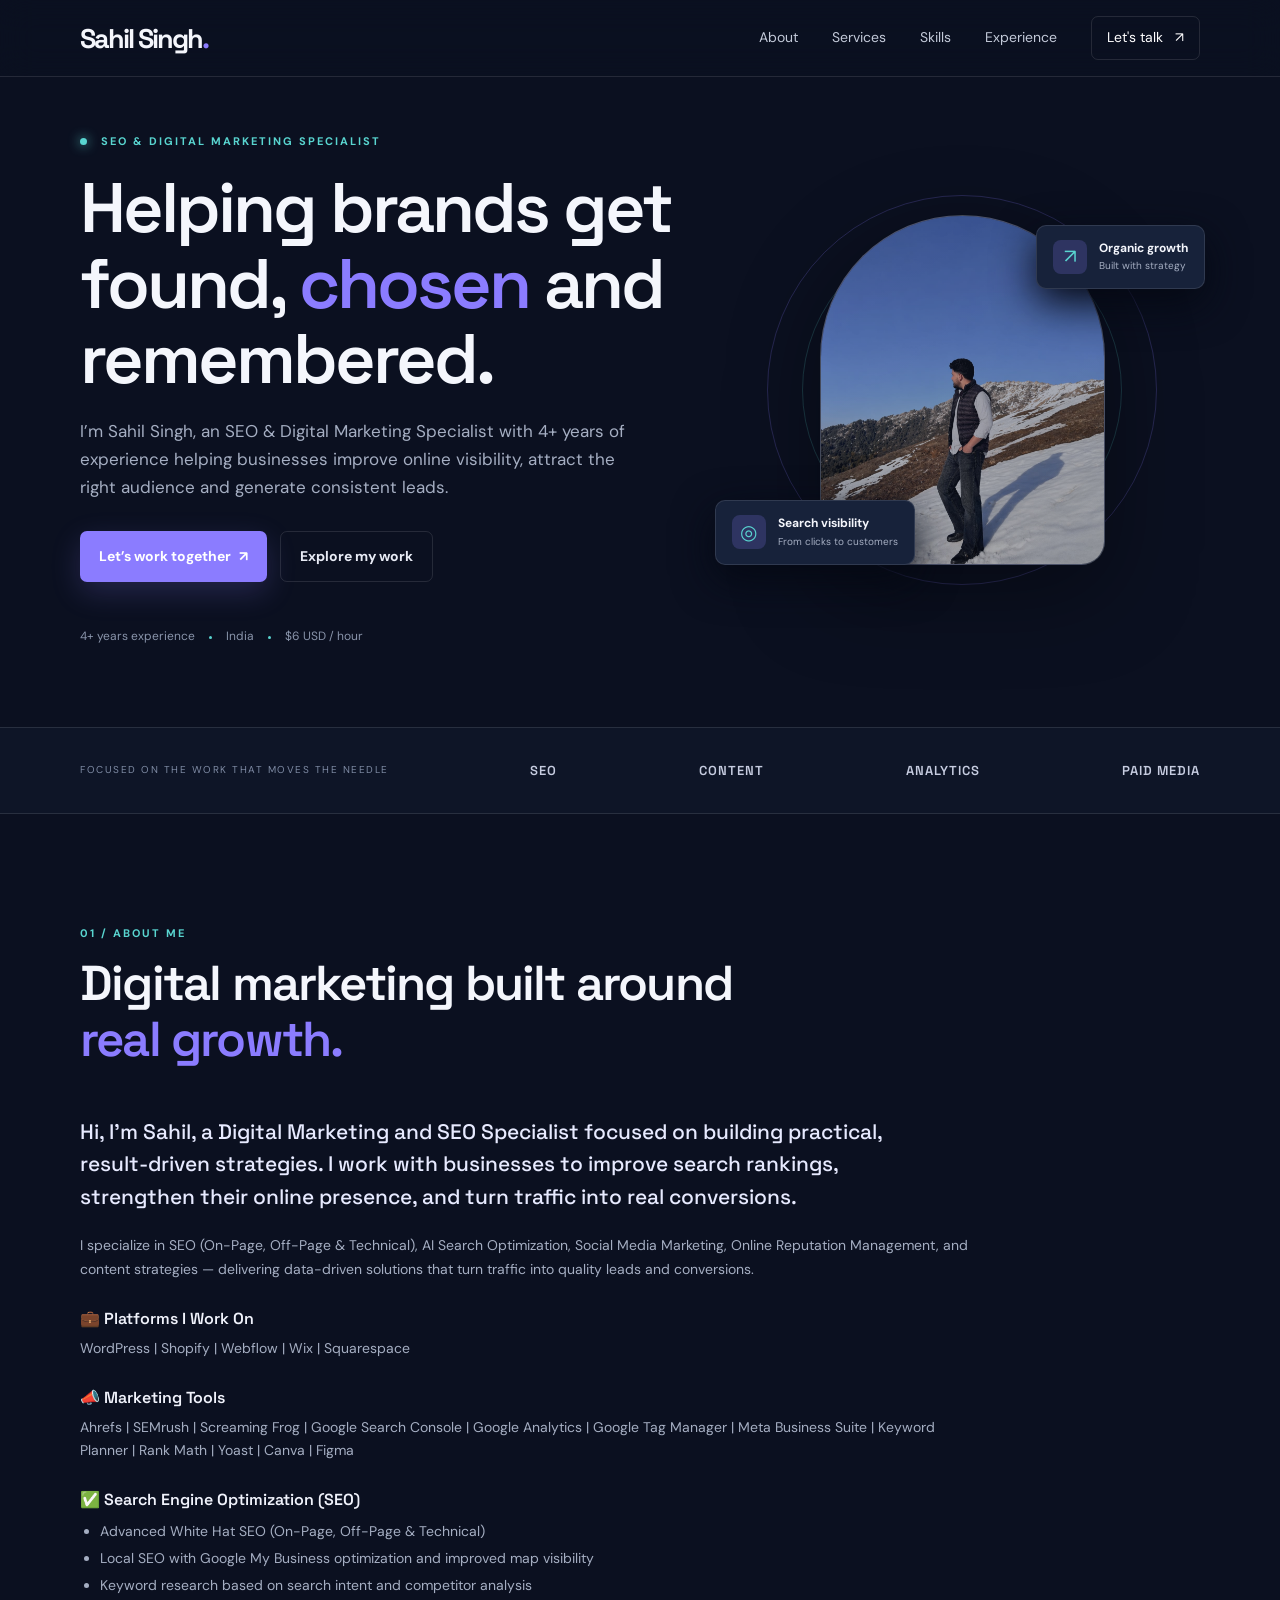
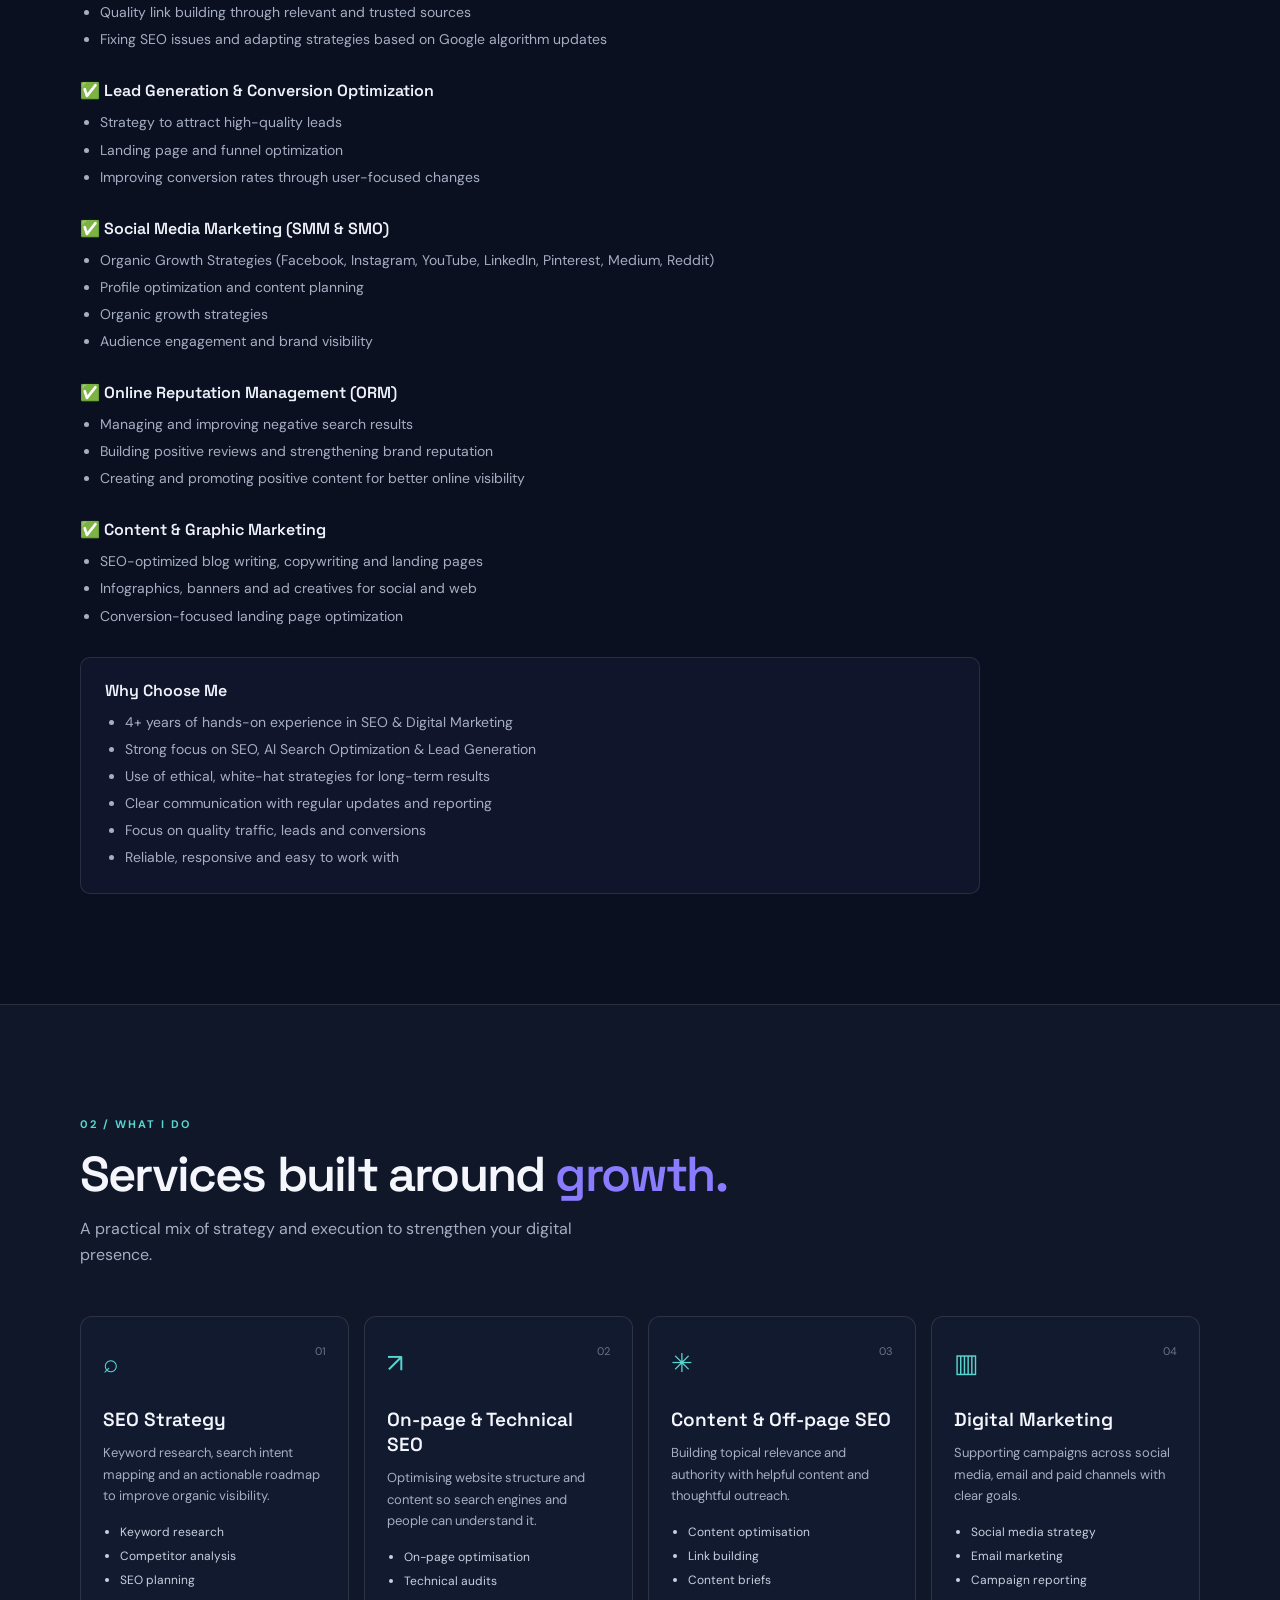
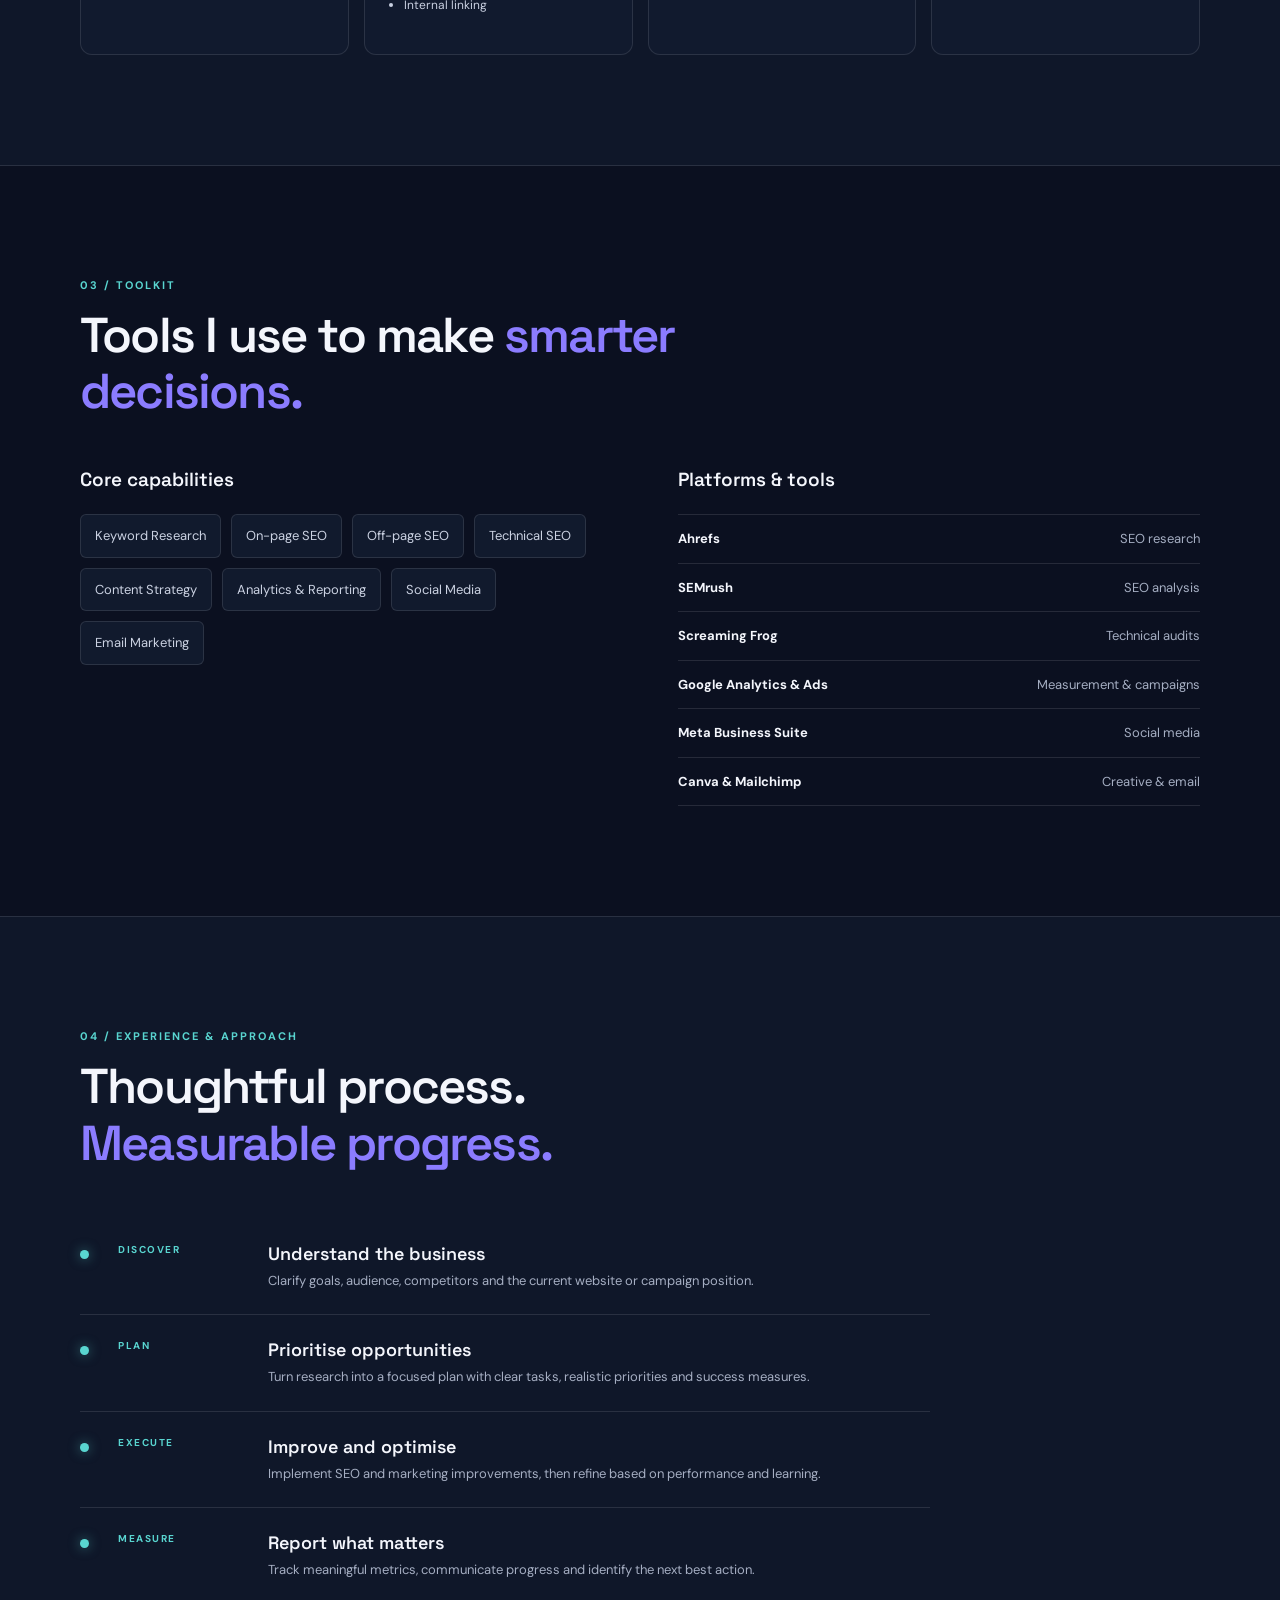
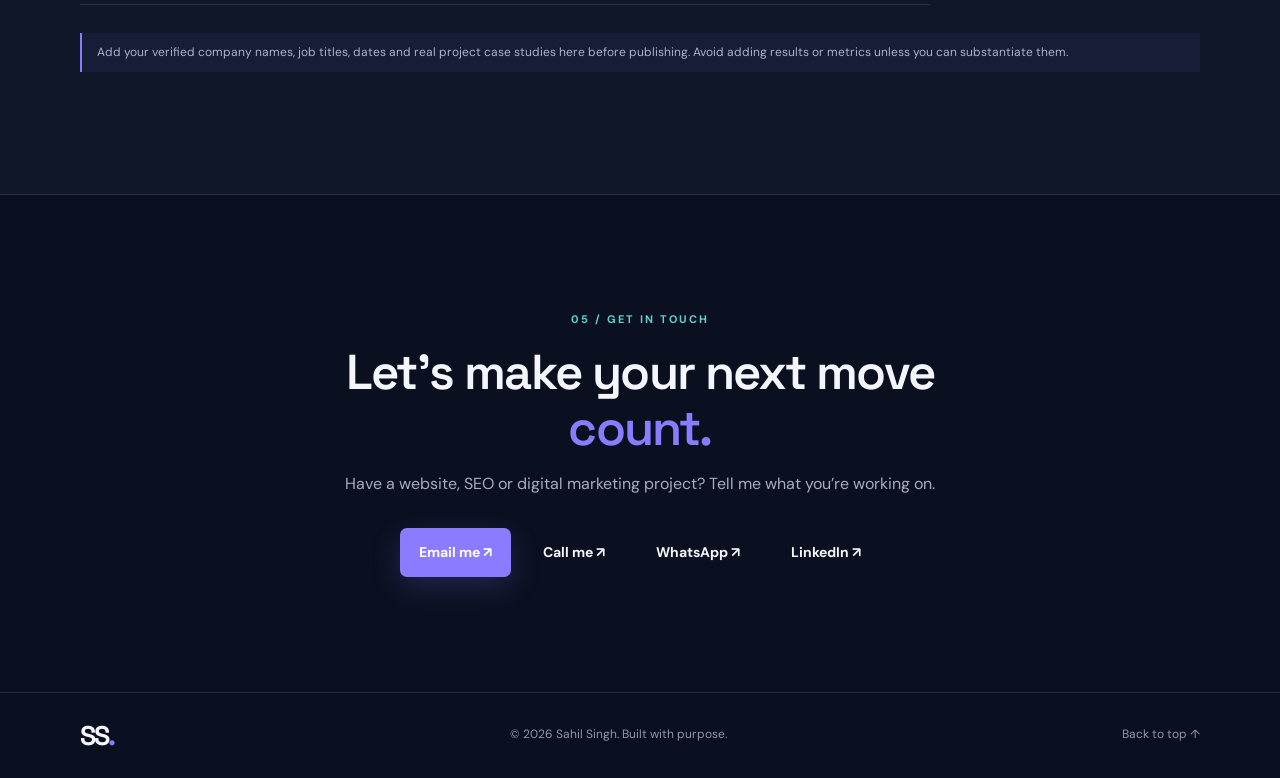
<file: index.html>
<!DOCTYPE html>
<html lang="en">
<head>
  <meta charset="UTF-8">
  <meta name="viewport" content="width=device-width, initial-scale=1.0">
  <meta name="description" content="Sahil Singh is an SEO and Digital Marketing Specialist with 4+ years of experience in technical SEO, on-page SEO, off-page SEO, content and lead generation.">
  <meta name="theme-color" content="#0b1020">
  <title>Sahil Singh | SEO Expert & Digital Marketing Specialist</title>
  <link rel="preconnect" href="https://fonts.googleapis.com">
  <link rel="preconnect" href="https://fonts.gstatic.com" crossorigin>
  <link href="https://fonts.googleapis.com/css2?family=DM+Sans:wght@400;500;600;700&family=Space+Grotesk:wght@500;600;700&display=swap" rel="stylesheet">
  <link rel="stylesheet" href="style.css">
</head>
<body>
  <header class="site-header">
    <nav class="nav container" aria-label="Main navigation">
      <a class="brand" href="#home">Sahil Singh<span>.</span></a>
      <button class="menu-toggle" id="menuToggle" aria-label="Open navigation" aria-expanded="false">☰</button>
      <div class="nav-links" id="navLinks">
        <a href="#about">About</a><a href="#services">Services</a><a href="#skills">Skills</a>
        <a href="#work">Experience</a><a href="#contact" class="nav-cta">Let's talk <span>↗</span></a>
      </div>
    </nav>
  </header>

  <main>
    <section class="hero container" id="home">
      <div class="hero-copy">
        <p class="eyebrow"><span class="status-dot"></span> SEO & DIGITAL MARKETING SPECIALIST</p>
        <h1>Helping brands get found, <span>chosen</span> and remembered.</h1>
        <p class="hero-text">I’m Sahil Singh, an SEO & Digital Marketing Specialist with 4+ years of experience helping businesses improve online visibility, attract the right audience and generate consistent leads.</p>
        <div class="hero-actions">
          <a class="button button-primary" href="#contact">Let’s work together <span>↗</span></a>
          <a class="button button-ghost" href="#work">Explore my work</a>
        </div>
        <div class="hero-meta"><span>4+ years experience</span><i></i><span>India</span><i></i><span>$6 USD / hour</span></div>
      </div>
      <div class="hero-visual">
        <div class="orbit orbit-one"></div><div class="orbit orbit-two"></div>
        <div class="profile-frame">
          <img src="assets/SahilSingh.jpeg" alt="Sahil Singh, SEO and Digital Marketing Specialist">
        </div>
        <div class="float-card card-top"><span class="mini-icon">↗</span><div><strong>Organic growth</strong><small>Built with strategy</small></div></div>
        <div class="float-card card-bottom"><span class="mini-icon">◎</span><div><strong>Search visibility</strong><small>From clicks to customers</small></div></div>
      </div>
    </section>

    <section class="trust-strip"><div class="container trust-inner"><span>FOCUSED ON THE WORK THAT MOVES THE NEEDLE</span><b>SEO</b><b>CONTENT</b><b>ANALYTICS</b><b>PAID MEDIA</b></div></section>

    <section class="section container" id="about">
      <div class="section-heading"><p class="eyebrow">01 / ABOUT ME</p><h2>Digital marketing built around <span>real growth.</span></h2></div>
      <div class="profile-content">
        <p class="about-lead">Hi, I’m Sahil, a Digital Marketing and SEO Specialist focused on building practical, result-driven strategies. I work with businesses to improve search rankings, strengthen their online presence, and turn traffic into real conversions.</p>
        <p>I specialize in SEO (On-Page, Off-Page & Technical), AI Search Optimization, Social Media Marketing, Online Reputation Management, and content strategies — delivering data-driven solutions that turn traffic into quality leads and conversions.</p>
        <div class="profile-block">
          <h3>💼 Platforms I Work On</h3>
          <p>WordPress | Shopify | Webflow | Wix | Squarespace</p>
        </div>
        <div class="profile-block">
          <h3>📣 Marketing Tools</h3>
          <p>Ahrefs | SEMrush | Screaming Frog | Google Search Console | Google Analytics | Google Tag Manager | Meta Business Suite | Keyword Planner | Rank Math | Yoast | Canva | Figma</p>
        </div>
        <div class="profile-block">
          <h3>✅ Search Engine Optimization (SEO)</h3>
          <ul>
            <li>Advanced White Hat SEO (On-Page, Off-Page & Technical)</li>
            <li>Local SEO with Google My Business optimization and improved map visibility</li>
            <li>Keyword research based on search intent and competitor analysis</li>
            <li>Quality link building through relevant and trusted sources</li>
            <li>Fixing SEO issues and adapting strategies based on Google algorithm updates</li>
          </ul>
        </div>
        <div class="profile-block">
          <h3>✅ Lead Generation & Conversion Optimization</h3>
          <ul>
            <li>Strategy to attract high-quality leads</li>
            <li>Landing page and funnel optimization</li>
            <li>Improving conversion rates through user-focused changes</li>
          </ul>
        </div>
        <div class="profile-block">
          <h3>✅ Social Media Marketing (SMM & SMO)</h3>
          <ul>
            <li>Organic Growth Strategies (Facebook, Instagram, YouTube, LinkedIn, Pinterest, Medium, Reddit)</li>
            <li>Profile optimization and content planning</li>
            <li>Organic growth strategies</li>
            <li>Audience engagement and brand visibility</li>
          </ul>
        </div>
        <div class="profile-block">
          <h3>✅ Online Reputation Management (ORM)</h3>
          <ul>
            <li>Managing and improving negative search results</li>
            <li>Building positive reviews and strengthening brand reputation</li>
            <li>Creating and promoting positive content for better online visibility</li>
          </ul>
        </div>
        <div class="profile-block">
          <h3>✅ Content & Graphic Marketing</h3>
          <ul>
            <li>SEO-optimized blog writing, copywriting and landing pages</li>
            <li>Infographics, banners and ad creatives for social and web</li>
            <li>Conversion-focused landing page optimization</li>
          </ul>
        </div>
        <div class="profile-block why-me">
          <h3>Why Choose Me</h3>
          <ul>
            <li>4+ years of hands-on experience in SEO & Digital Marketing</li>
            <li>Strong focus on SEO, AI Search Optimization & Lead Generation</li>
            <li>Use of ethical, white-hat strategies for long-term results</li>
            <li>Clear communication with regular updates and reporting</li>
            <li>Focus on quality traffic, leads and conversions</li>
            <li>Reliable, responsive and easy to work with</li>
          </ul>
        </div>
      </div>
    </section>

    <section class="section section-tint" id="services">
      <div class="container">
        <div class="section-heading"><p class="eyebrow">02 / WHAT I DO</p><h2>Services built around <span>growth.</span></h2><p class="section-intro">A practical mix of strategy and execution to strengthen your digital presence.</p></div>
        <div class="service-grid">
          <article class="service-card"><div class="service-icon">⌕</div><p class="card-index">01</p><h3>SEO Strategy</h3><p>Keyword research, search intent mapping and an actionable roadmap to improve organic visibility.</p><ul><li>Keyword research</li><li>Competitor analysis</li><li>SEO planning</li></ul></article>
          <article class="service-card"><div class="service-icon">↗</div><p class="card-index">02</p><h3>On-page & Technical SEO</h3><p>Optimising website structure and content so search engines and people can understand it.</p><ul><li>On-page optimisation</li><li>Technical audits</li><li>Internal linking</li></ul></article>
          <article class="service-card"><div class="service-icon">✳</div><p class="card-index">03</p><h3>Content & Off-page SEO</h3><p>Building topical relevance and authority with helpful content and thoughtful outreach.</p><ul><li>Content optimisation</li><li>Link building</li><li>Content briefs</li></ul></article>
          <article class="service-card"><div class="service-icon">▥</div><p class="card-index">04</p><h3>Digital Marketing</h3><p>Supporting campaigns across social media, email and paid channels with clear goals.</p><ul><li>Social media strategy</li><li>Email marketing</li><li>Campaign reporting</li></ul></article>
        </div>
      </div>
    </section>

    <section class="section container" id="skills">
      <div class="section-heading"><p class="eyebrow">03 / TOOLKIT</p><h2>Tools I use to make <span>smarter decisions.</span></h2></div>
      <div class="skills-layout">
        <div><h3>Core capabilities</h3><div class="skill-pills"><span>Keyword Research</span><span>On-page SEO</span><span>Off-page SEO</span><span>Technical SEO</span><span>Content Strategy</span><span>Analytics & Reporting</span><span>Social Media</span><span>Email Marketing</span></div></div>
        <div><h3>Platforms & tools</h3><div class="tool-list"><div><b>Ahrefs</b><span>SEO research</span></div><div><b>SEMrush</b><span>SEO analysis</span></div><div><b>Screaming Frog</b><span>Technical audits</span></div><div><b>Google Analytics & Ads</b><span>Measurement & campaigns</span></div><div><b>Meta Business Suite</b><span>Social media</span></div><div><b>Canva & Mailchimp</b><span>Creative & email</span></div></div></div>
      </div>
    </section>

    <section class="section section-tint" id="work">
      <div class="container">
        <div class="section-heading"><p class="eyebrow">04 / EXPERIENCE & APPROACH</p><h2>Thoughtful process. <span>Measurable progress.</span></h2></div>
        <div class="timeline">
          <div class="timeline-item"><span class="timeline-dot"></span><p class="timeline-label">DISCOVER</p><div><h3>Understand the business</h3><p>Clarify goals, audience, competitors and the current website or campaign position.</p></div></div>
          <div class="timeline-item"><span class="timeline-dot"></span><p class="timeline-label">PLAN</p><div><h3>Prioritise opportunities</h3><p>Turn research into a focused plan with clear tasks, realistic priorities and success measures.</p></div></div>
          <div class="timeline-item"><span class="timeline-dot"></span><p class="timeline-label">EXECUTE</p><div><h3>Improve and optimise</h3><p>Implement SEO and marketing improvements, then refine based on performance and learning.</p></div></div>
          <div class="timeline-item"><span class="timeline-dot"></span><p class="timeline-label">MEASURE</p><div><h3>Report what matters</h3><p>Track meaningful metrics, communicate progress and identify the next best action.</p></div></div>
        </div>
        <p class="notice">Add your verified company names, job titles, dates and real project case studies here before publishing. Avoid adding results or metrics unless you can substantiate them.</p>
      </div>
    </section>

    <section class="contact-section container" id="contact">
      <p class="eyebrow">05 / GET IN TOUCH</p><h2>Let’s make your next move <span>count.</span></h2>
      <p>Have a website, SEO or digital marketing project? Tell me what you’re working on.</p>


<div class="contact-actions">
  <a class="button button-primary"
     href="https://mail.google.com/mail/?view=cm&amp;fs=1&amp;to=ssingh58277@gmail.com"
     target="_blank" rel="noopener noreferrer">
    Email me ↗
  </a>

  <a class="button button-secondary"
     href="tel:+916283164337">
    Call me ↗
  </a>

  <a class="button button-secondary"
     href="https://wa.me/916283164337"
     target="_blank" rel="noopener noreferrer">
    WhatsApp ↗
  </a>

  <a class="button button-secondary"
     href="https://www.linkedin.com/in/YOUR-LINKEDIN-USERNAME/"
     target="_blank" rel="noopener noreferrer">
    LinkedIn ↗
  </a>
</div>

    </section>
  </main>
  <footer><div class="container footer-inner"><a class="brand" href="#home">SS<span>.</span></a><p>© <span id="year"></span> Sahil Singh. Built with purpose.</p><a href="#home">Back to top ↑</a></div></footer>
  <script src="script.js"></script>
</body>
</html>
</file>
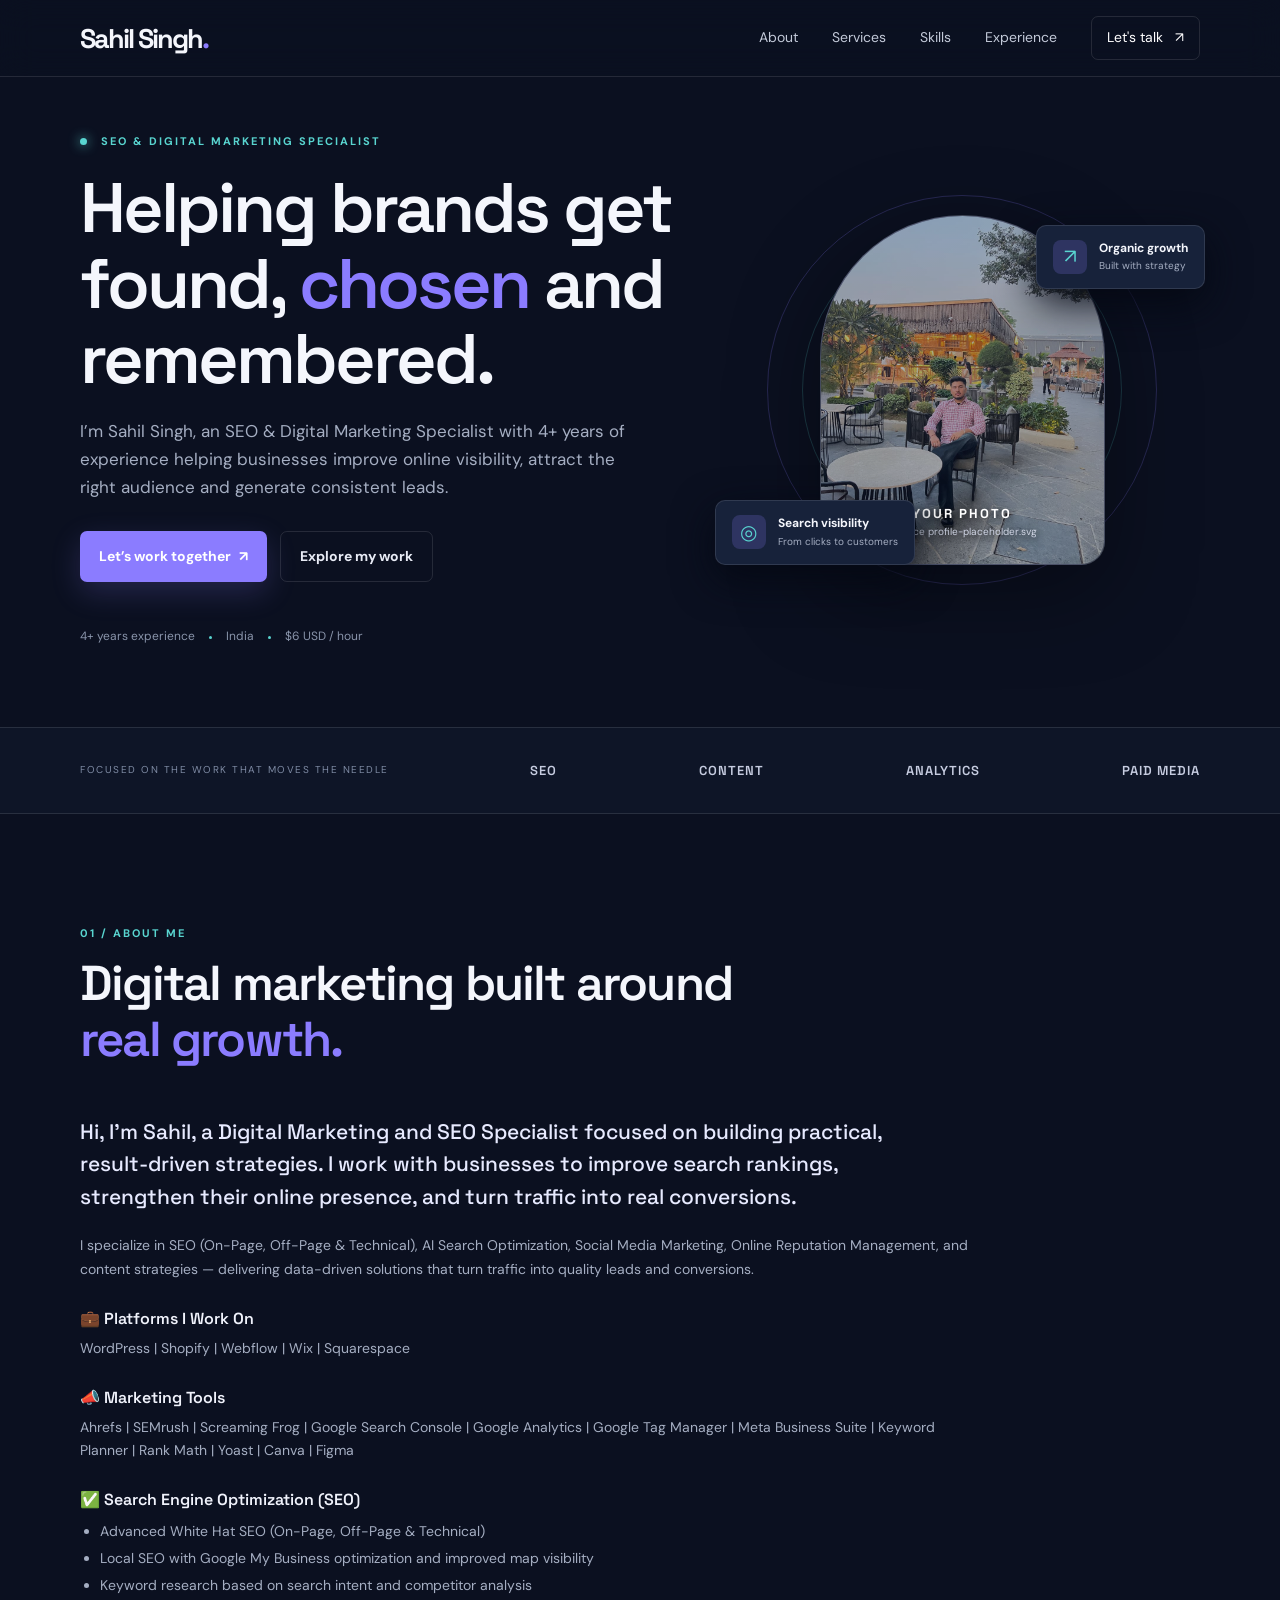
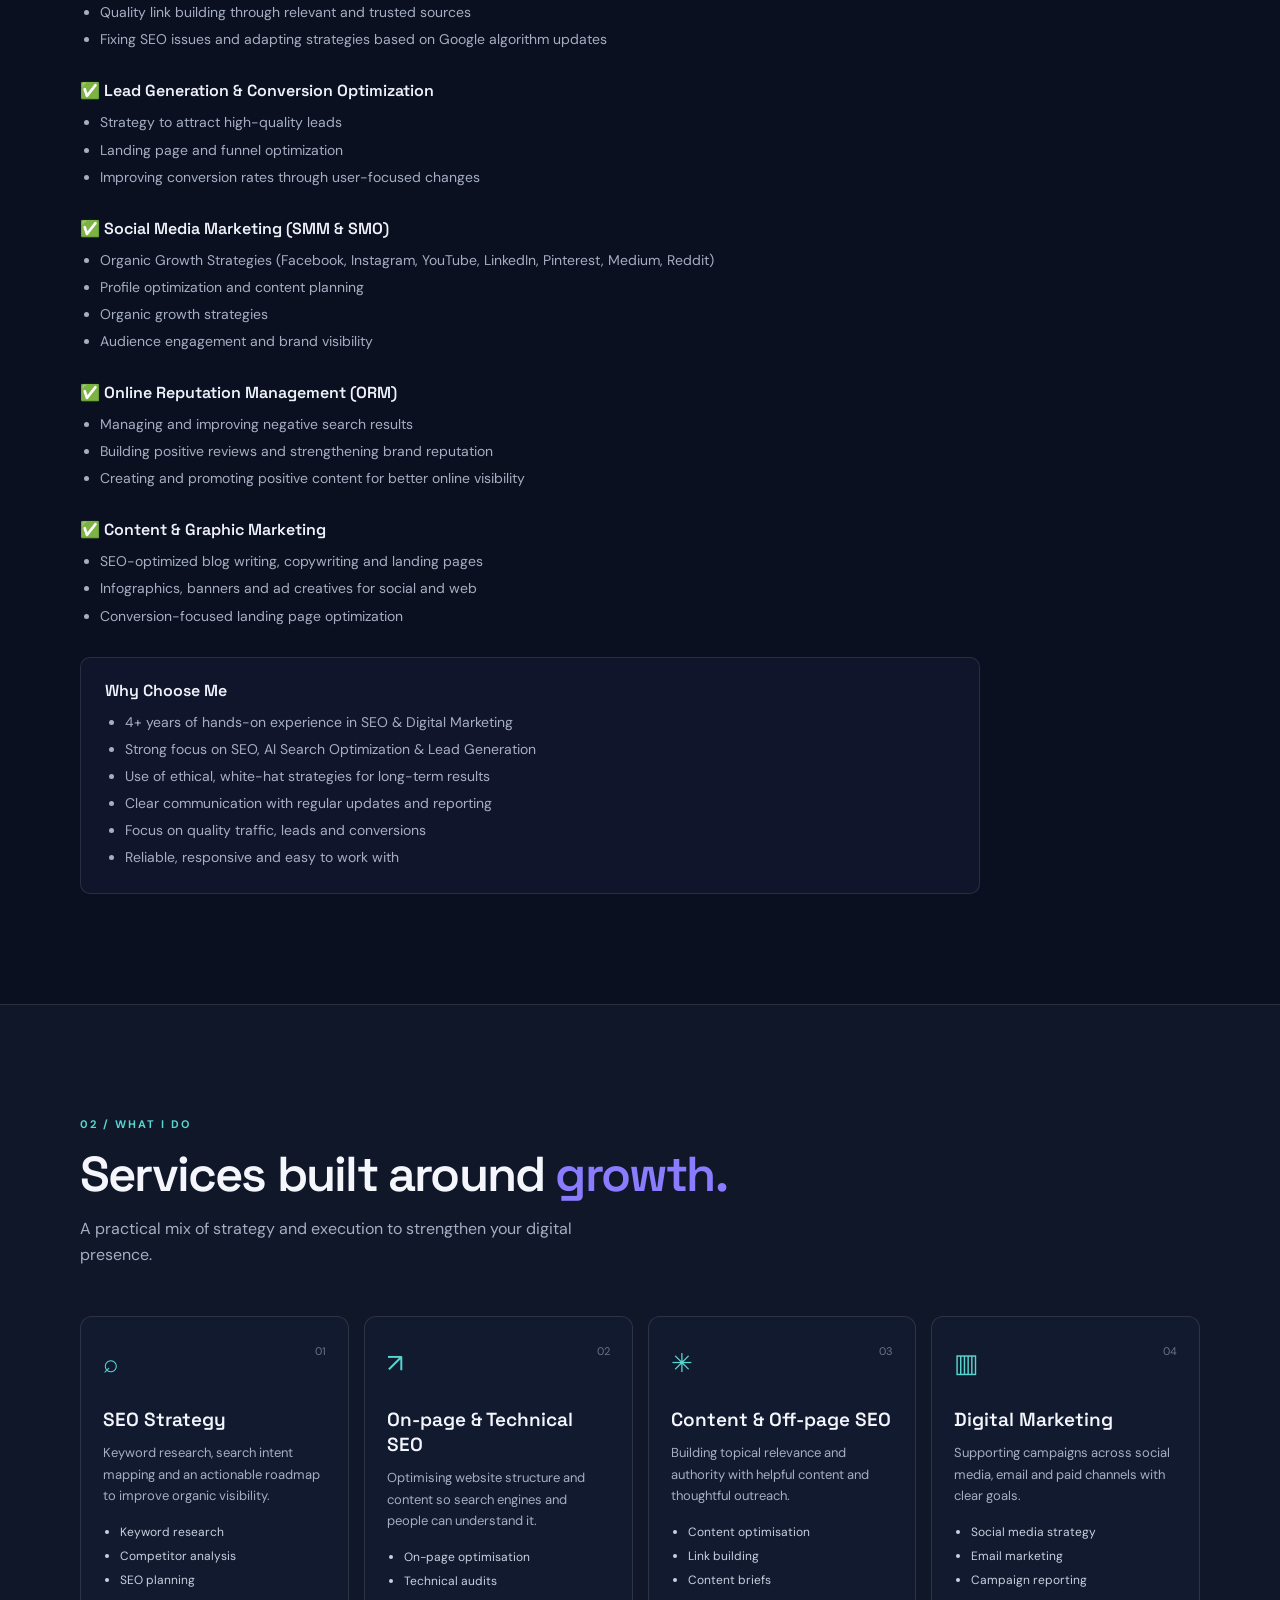
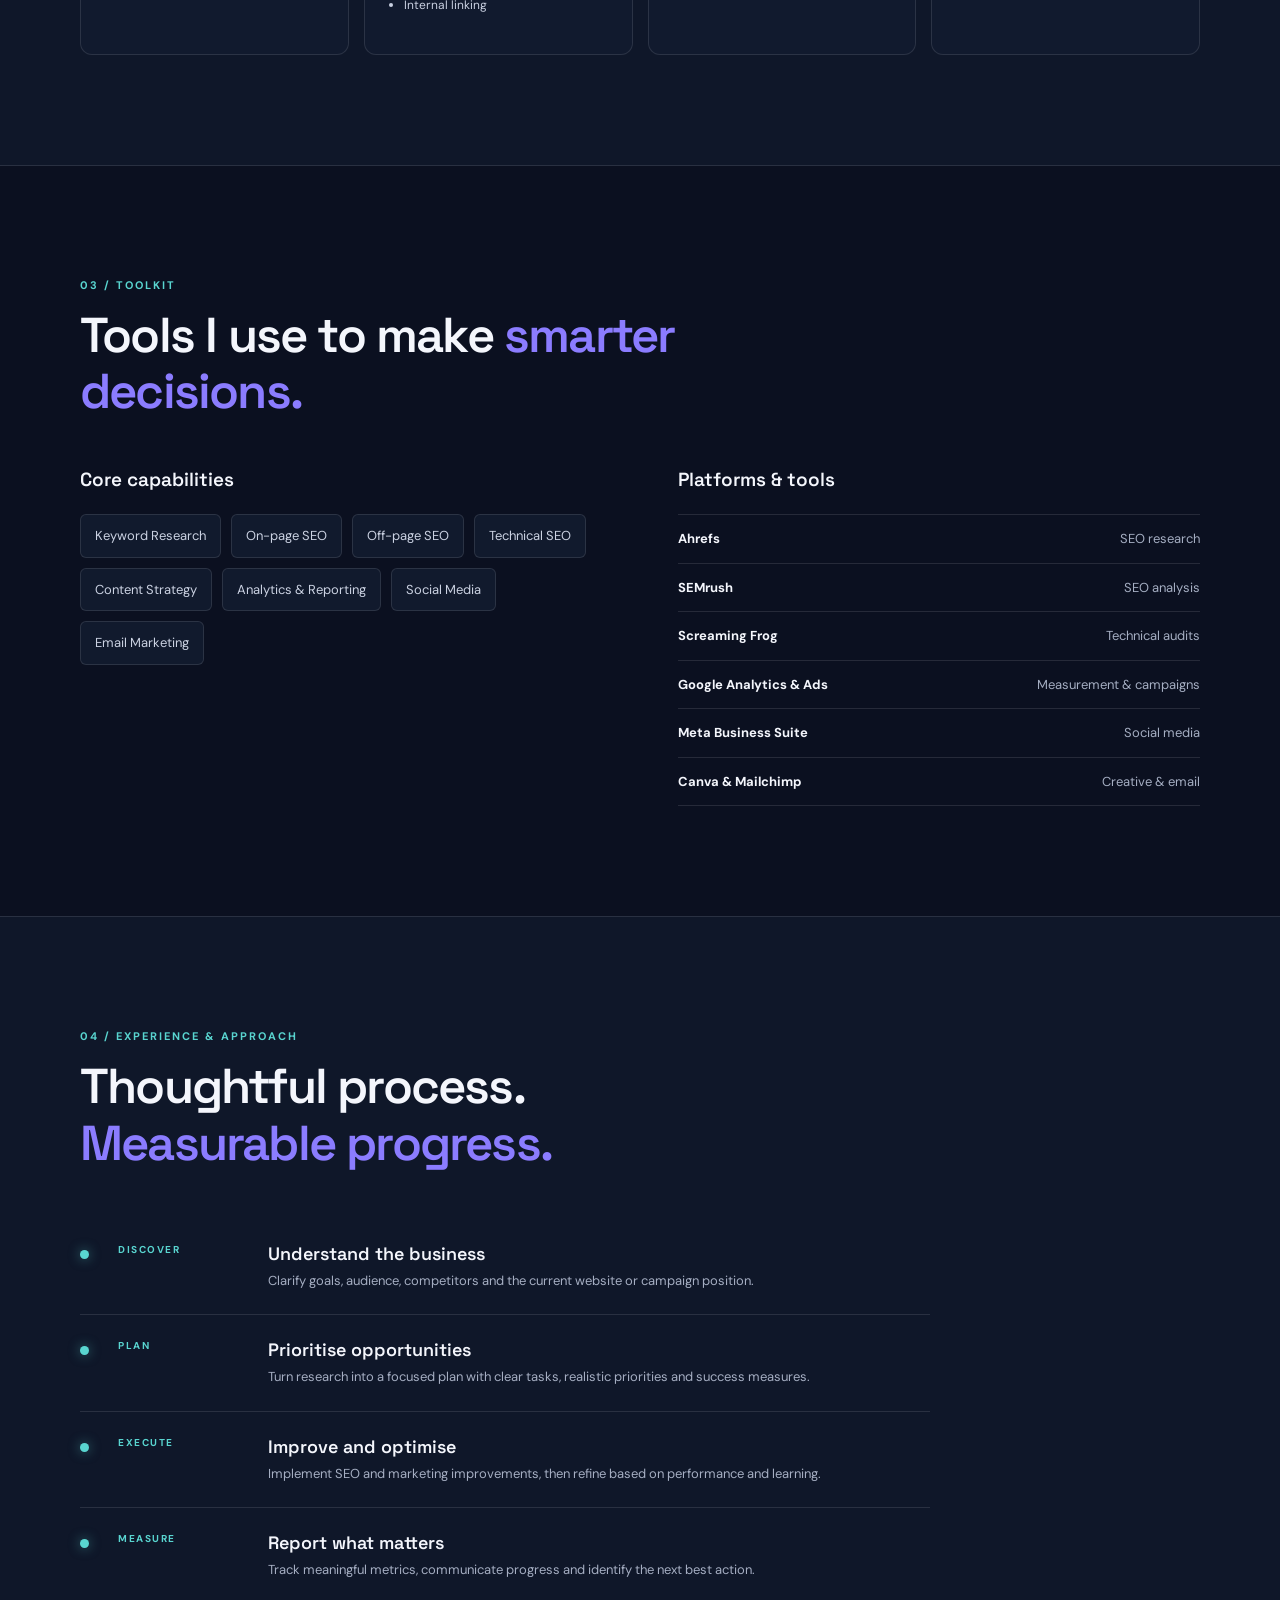
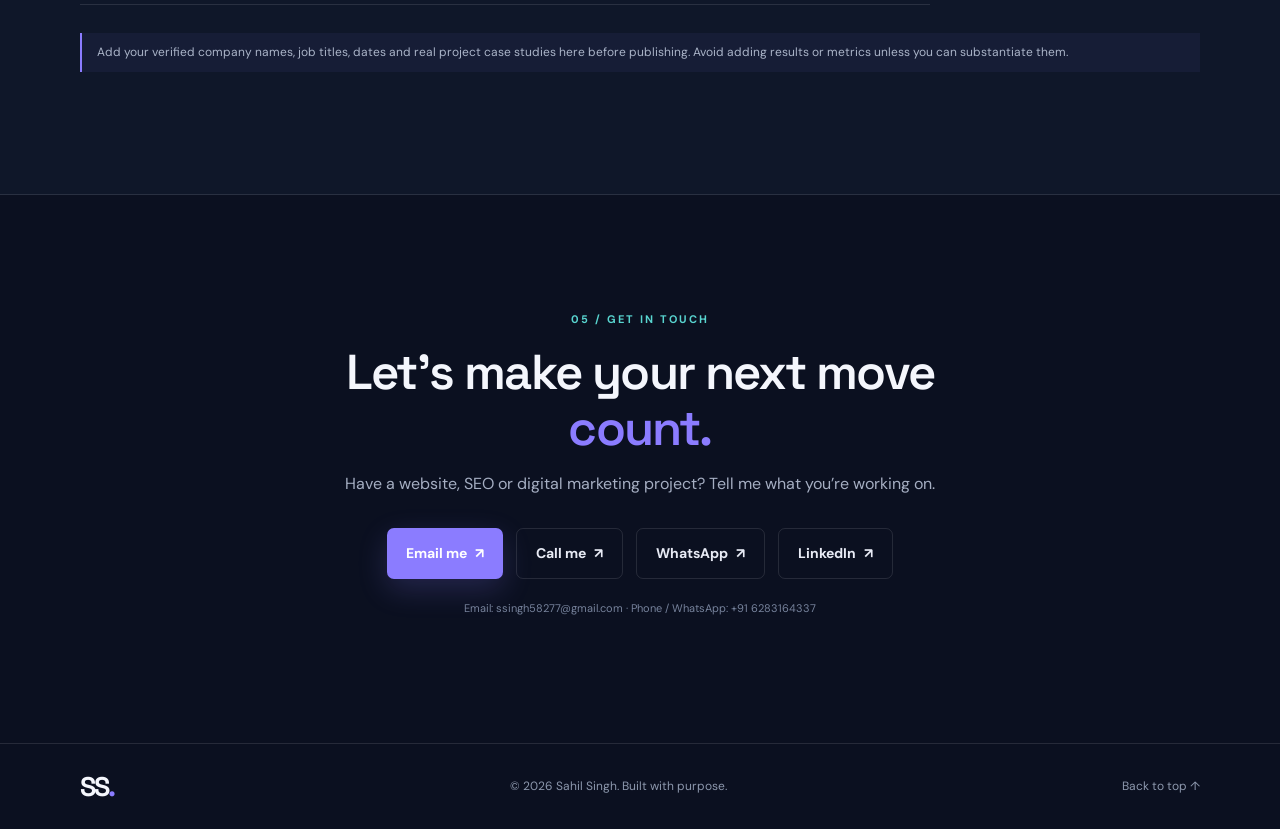
<file: seo-portfolio/index.html>
<!DOCTYPE html>
<html lang="en">
<head>
  <meta charset="UTF-8">
  <meta name="viewport" content="width=device-width, initial-scale=1.0">
  <meta name="description" content="Sahil Singh is an SEO and Digital Marketing Specialist with 4+ years of experience in technical SEO, on-page SEO, off-page SEO, content and lead generation.">
  <meta name="theme-color" content="#0b1020">
  <title>Sahil Singh | SEO Expert & Digital Marketing Specialist</title>
  <link rel="preconnect" href="https://fonts.googleapis.com">
  <link rel="preconnect" href="https://fonts.gstatic.com" crossorigin>
  <link href="https://fonts.googleapis.com/css2?family=DM+Sans:wght@400;500;600;700&family=Space+Grotesk:wght@500;600;700&display=swap" rel="stylesheet">
  <link rel="stylesheet" href="style.css">
</head>
<body>
  <header class="site-header">
    <nav class="nav container" aria-label="Main navigation">
      <a class="brand" href="#home">Sahil Singh<span>.</span></a>
      <button class="menu-toggle" id="menuToggle" aria-label="Open navigation" aria-expanded="false">☰</button>
      <div class="nav-links" id="navLinks">
        <a href="#about">About</a><a href="#services">Services</a><a href="#skills">Skills</a>
        <a href="#work">Experience</a><a href="#contact" class="nav-cta">Let's talk <span>↗</span></a>
      </div>
    </nav>
  </header>

  <main>
    <section class="hero container" id="home">
      <div class="hero-copy">
        <p class="eyebrow"><span class="status-dot"></span> SEO & DIGITAL MARKETING SPECIALIST</p>
        <h1>Helping brands get found, <span>chosen</span> and remembered.</h1>
        <p class="hero-text">I’m Sahil Singh, an SEO & Digital Marketing Specialist with 4+ years of experience helping businesses improve online visibility, attract the right audience and generate consistent leads.</p>
        <div class="hero-actions">
          <a class="button button-primary" href="#contact">Let’s work together <span>↗</span></a>
          <a class="button button-ghost" href="#work">Explore my work</a>
        </div>
        <div class="hero-meta"><span>4+ years experience</span><i></i><span>India</span><i></i><span>$6 USD / hour</span></div>
      </div>
      <div class="hero-visual">
        <div class="orbit orbit-one"></div><div class="orbit orbit-two"></div>
        <div class="profile-frame">
          <img src="assets/Sahil.jpeg" alt="Sahil Singh, SEO and Digital Marketing Specialist">
          <div class="photo-note">YOUR PHOTO<br><small>Replace profile-placeholder.svg</small></div>
        </div>
        <div class="float-card card-top"><span class="mini-icon">↗</span><div><strong>Organic growth</strong><small>Built with strategy</small></div></div>
        <div class="float-card card-bottom"><span class="mini-icon">◎</span><div><strong>Search visibility</strong><small>From clicks to customers</small></div></div>
      </div>
    </section>

    <section class="trust-strip"><div class="container trust-inner"><span>FOCUSED ON THE WORK THAT MOVES THE NEEDLE</span><b>SEO</b><b>CONTENT</b><b>ANALYTICS</b><b>PAID MEDIA</b></div></section>

    <section class="section container" id="about">
      <div class="section-heading"><p class="eyebrow">01 / ABOUT ME</p><h2>Digital marketing built around <span>real growth.</span></h2></div>
      <div class="profile-content">
        <p class="about-lead">Hi, I’m Sahil, a Digital Marketing and SEO Specialist focused on building practical, result-driven strategies. I work with businesses to improve search rankings, strengthen their online presence, and turn traffic into real conversions.</p>
        <p>I specialize in SEO (On-Page, Off-Page & Technical), AI Search Optimization, Social Media Marketing, Online Reputation Management, and content strategies — delivering data-driven solutions that turn traffic into quality leads and conversions.</p>
        <div class="profile-block">
          <h3>💼 Platforms I Work On</h3>
          <p>WordPress | Shopify | Webflow | Wix | Squarespace</p>
        </div>
        <div class="profile-block">
          <h3>📣 Marketing Tools</h3>
          <p>Ahrefs | SEMrush | Screaming Frog | Google Search Console | Google Analytics | Google Tag Manager | Meta Business Suite | Keyword Planner | Rank Math | Yoast | Canva | Figma</p>
        </div>
        <div class="profile-block">
          <h3>✅ Search Engine Optimization (SEO)</h3>
          <ul>
            <li>Advanced White Hat SEO (On-Page, Off-Page & Technical)</li>
            <li>Local SEO with Google My Business optimization and improved map visibility</li>
            <li>Keyword research based on search intent and competitor analysis</li>
            <li>Quality link building through relevant and trusted sources</li>
            <li>Fixing SEO issues and adapting strategies based on Google algorithm updates</li>
          </ul>
        </div>
        <div class="profile-block">
          <h3>✅ Lead Generation & Conversion Optimization</h3>
          <ul>
            <li>Strategy to attract high-quality leads</li>
            <li>Landing page and funnel optimization</li>
            <li>Improving conversion rates through user-focused changes</li>
          </ul>
        </div>
        <div class="profile-block">
          <h3>✅ Social Media Marketing (SMM & SMO)</h3>
          <ul>
            <li>Organic Growth Strategies (Facebook, Instagram, YouTube, LinkedIn, Pinterest, Medium, Reddit)</li>
            <li>Profile optimization and content planning</li>
            <li>Organic growth strategies</li>
            <li>Audience engagement and brand visibility</li>
          </ul>
        </div>
        <div class="profile-block">
          <h3>✅ Online Reputation Management (ORM)</h3>
          <ul>
            <li>Managing and improving negative search results</li>
            <li>Building positive reviews and strengthening brand reputation</li>
            <li>Creating and promoting positive content for better online visibility</li>
          </ul>
        </div>
        <div class="profile-block">
          <h3>✅ Content & Graphic Marketing</h3>
          <ul>
            <li>SEO-optimized blog writing, copywriting and landing pages</li>
            <li>Infographics, banners and ad creatives for social and web</li>
            <li>Conversion-focused landing page optimization</li>
          </ul>
        </div>
        <div class="profile-block why-me">
          <h3>Why Choose Me</h3>
          <ul>
            <li>4+ years of hands-on experience in SEO & Digital Marketing</li>
            <li>Strong focus on SEO, AI Search Optimization & Lead Generation</li>
            <li>Use of ethical, white-hat strategies for long-term results</li>
            <li>Clear communication with regular updates and reporting</li>
            <li>Focus on quality traffic, leads and conversions</li>
            <li>Reliable, responsive and easy to work with</li>
          </ul>
        </div>
      </div>
    </section>

    <section class="section section-tint" id="services">
      <div class="container">
        <div class="section-heading"><p class="eyebrow">02 / WHAT I DO</p><h2>Services built around <span>growth.</span></h2><p class="section-intro">A practical mix of strategy and execution to strengthen your digital presence.</p></div>
        <div class="service-grid">
          <article class="service-card"><div class="service-icon">⌕</div><p class="card-index">01</p><h3>SEO Strategy</h3><p>Keyword research, search intent mapping and an actionable roadmap to improve organic visibility.</p><ul><li>Keyword research</li><li>Competitor analysis</li><li>SEO planning</li></ul></article>
          <article class="service-card"><div class="service-icon">↗</div><p class="card-index">02</p><h3>On-page & Technical SEO</h3><p>Optimising website structure and content so search engines and people can understand it.</p><ul><li>On-page optimisation</li><li>Technical audits</li><li>Internal linking</li></ul></article>
          <article class="service-card"><div class="service-icon">✳</div><p class="card-index">03</p><h3>Content & Off-page SEO</h3><p>Building topical relevance and authority with helpful content and thoughtful outreach.</p><ul><li>Content optimisation</li><li>Link building</li><li>Content briefs</li></ul></article>
          <article class="service-card"><div class="service-icon">▥</div><p class="card-index">04</p><h3>Digital Marketing</h3><p>Supporting campaigns across social media, email and paid channels with clear goals.</p><ul><li>Social media strategy</li><li>Email marketing</li><li>Campaign reporting</li></ul></article>
        </div>
      </div>
    </section>

    <section class="section container" id="skills">
      <div class="section-heading"><p class="eyebrow">03 / TOOLKIT</p><h2>Tools I use to make <span>smarter decisions.</span></h2></div>
      <div class="skills-layout">
        <div><h3>Core capabilities</h3><div class="skill-pills"><span>Keyword Research</span><span>On-page SEO</span><span>Off-page SEO</span><span>Technical SEO</span><span>Content Strategy</span><span>Analytics & Reporting</span><span>Social Media</span><span>Email Marketing</span></div></div>
        <div><h3>Platforms & tools</h3><div class="tool-list"><div><b>Ahrefs</b><span>SEO research</span></div><div><b>SEMrush</b><span>SEO analysis</span></div><div><b>Screaming Frog</b><span>Technical audits</span></div><div><b>Google Analytics & Ads</b><span>Measurement & campaigns</span></div><div><b>Meta Business Suite</b><span>Social media</span></div><div><b>Canva & Mailchimp</b><span>Creative & email</span></div></div></div>
      </div>
    </section>

    <section class="section section-tint" id="work">
      <div class="container">
        <div class="section-heading"><p class="eyebrow">04 / EXPERIENCE & APPROACH</p><h2>Thoughtful process. <span>Measurable progress.</span></h2></div>
        <div class="timeline">
          <div class="timeline-item"><span class="timeline-dot"></span><p class="timeline-label">DISCOVER</p><div><h3>Understand the business</h3><p>Clarify goals, audience, competitors and the current website or campaign position.</p></div></div>
          <div class="timeline-item"><span class="timeline-dot"></span><p class="timeline-label">PLAN</p><div><h3>Prioritise opportunities</h3><p>Turn research into a focused plan with clear tasks, realistic priorities and success measures.</p></div></div>
          <div class="timeline-item"><span class="timeline-dot"></span><p class="timeline-label">EXECUTE</p><div><h3>Improve and optimise</h3><p>Implement SEO and marketing improvements, then refine based on performance and learning.</p></div></div>
          <div class="timeline-item"><span class="timeline-dot"></span><p class="timeline-label">MEASURE</p><div><h3>Report what matters</h3><p>Track meaningful metrics, communicate progress and identify the next best action.</p></div></div>
        </div>
        <p class="notice">Add your verified company names, job titles, dates and real project case studies here before publishing. Avoid adding results or metrics unless you can substantiate them.</p>
      </div>
    </section>

    <section class="contact-section container" id="contact">
      <p class="eyebrow">05 / GET IN TOUCH</p><h2>Let’s make your next move <span>count.</span></h2>
      <p>Have a website, SEO or digital marketing project? Tell me what you’re working on.</p>
      <div class="contact-actions"><a class="button button-primary" href="mailto:ssingh58277@gmail.com">Email me <span>↗</span></a><a class="button button-ghost" href="tel:+916283164337">Call me <span>↗</span></a><a class="button button-ghost" href="https://wa.me/916283164337" target="_blank" rel="noreferrer">WhatsApp <span>↗</span></a><a class="button button-ghost" href="https://www.linkedin.com/in/sahil-singh-b0086a233" target="_blank" rel="noreferrer">LinkedIn <span>↗</span></a></div>
      <p class="contact-note">Email: ssingh58277@gmail.com · Phone / WhatsApp: +91 6283164337</p>
    </section>
  </main>
  <footer><div class="container footer-inner"><a class="brand" href="#home">SS<span>.</span></a><p>© <span id="year"></span> Sahil Singh. Built with purpose.</p><a href="#home">Back to top ↑</a></div></footer>
  <script src="script.js"></script>
</body>
</html>
</file>
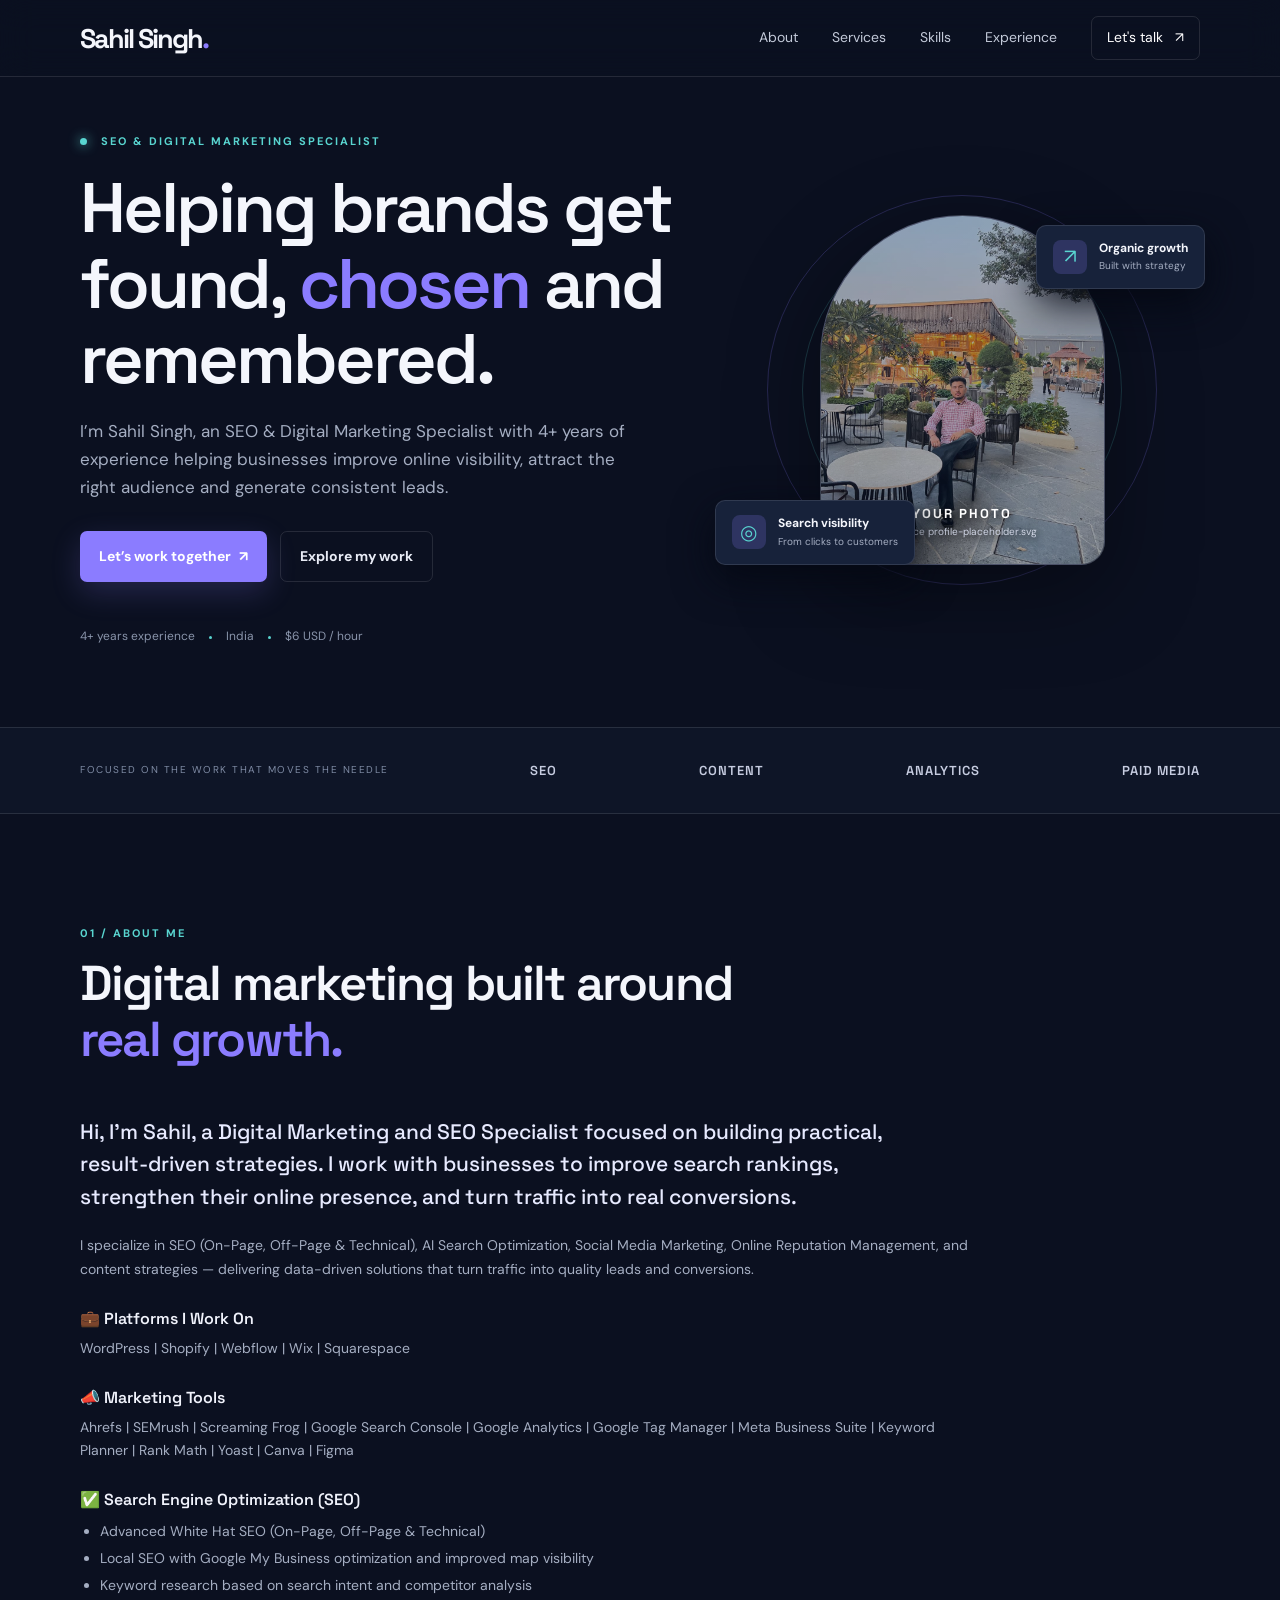
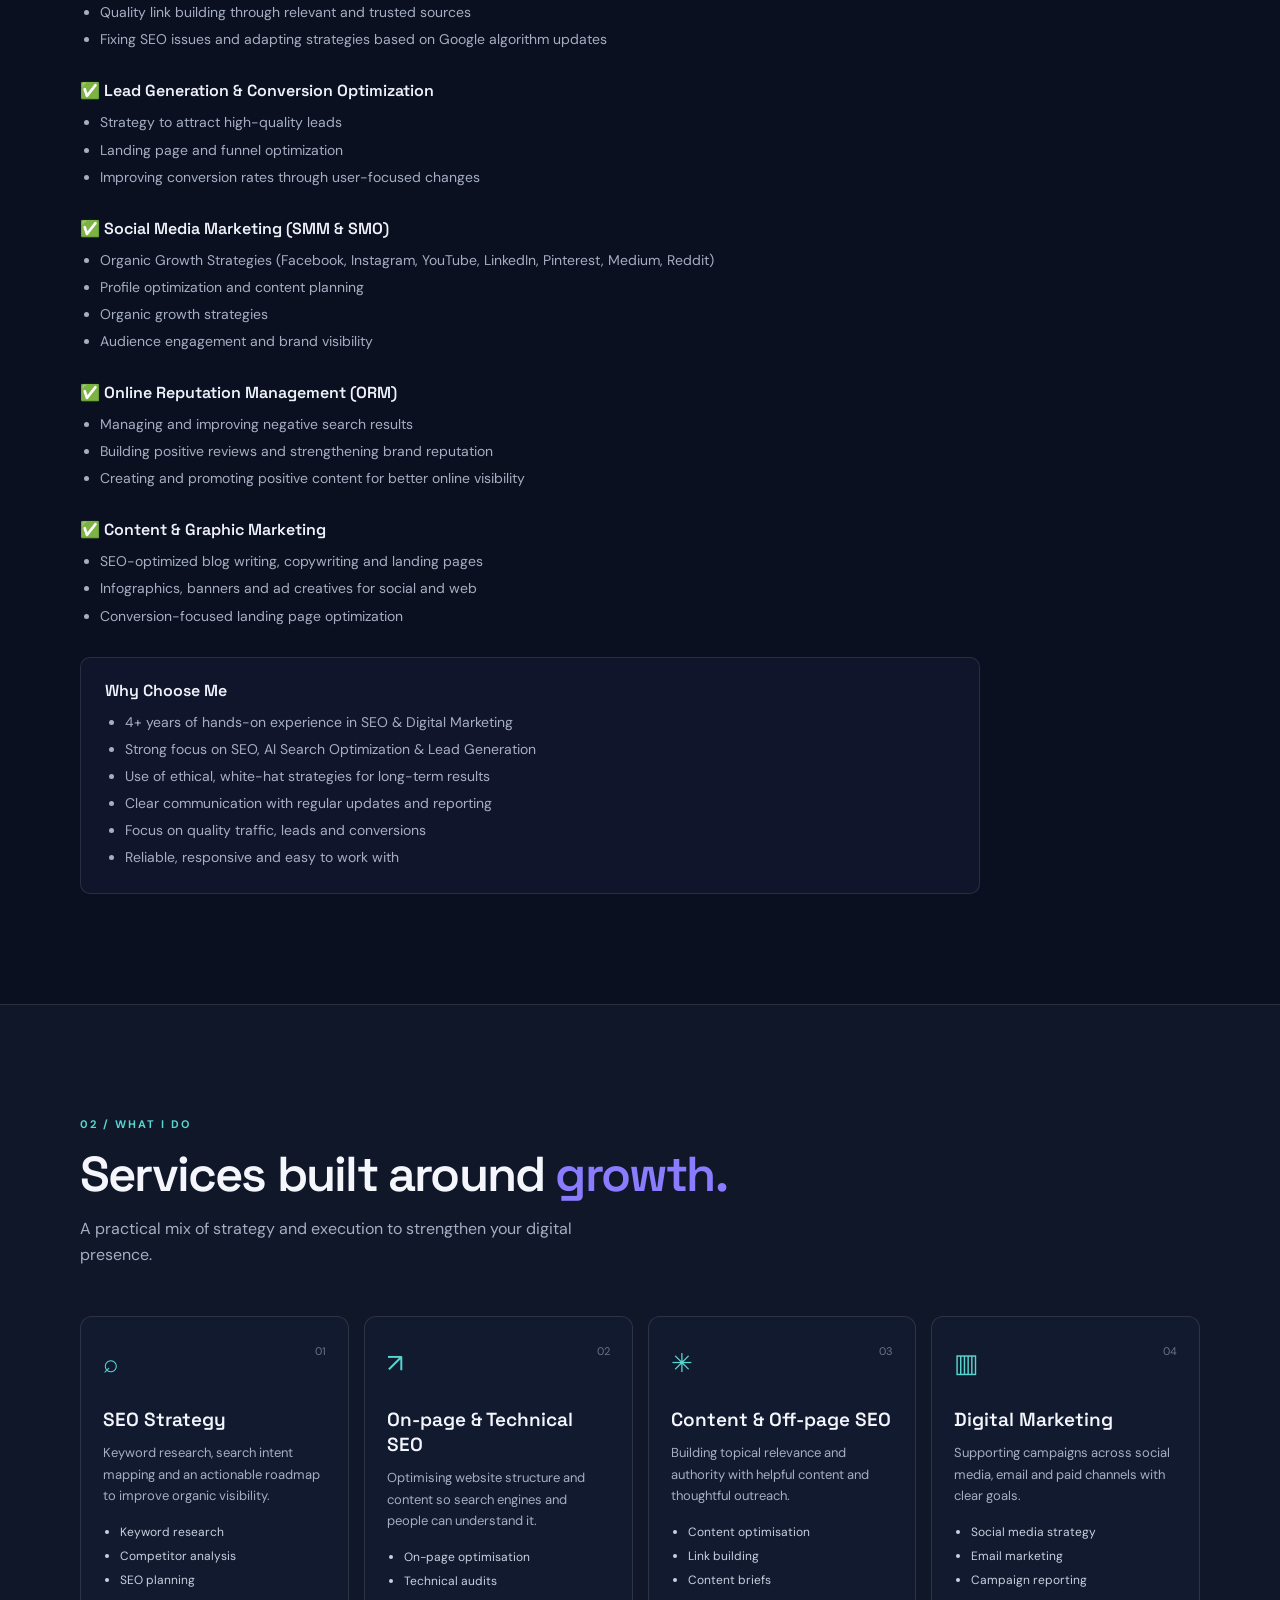
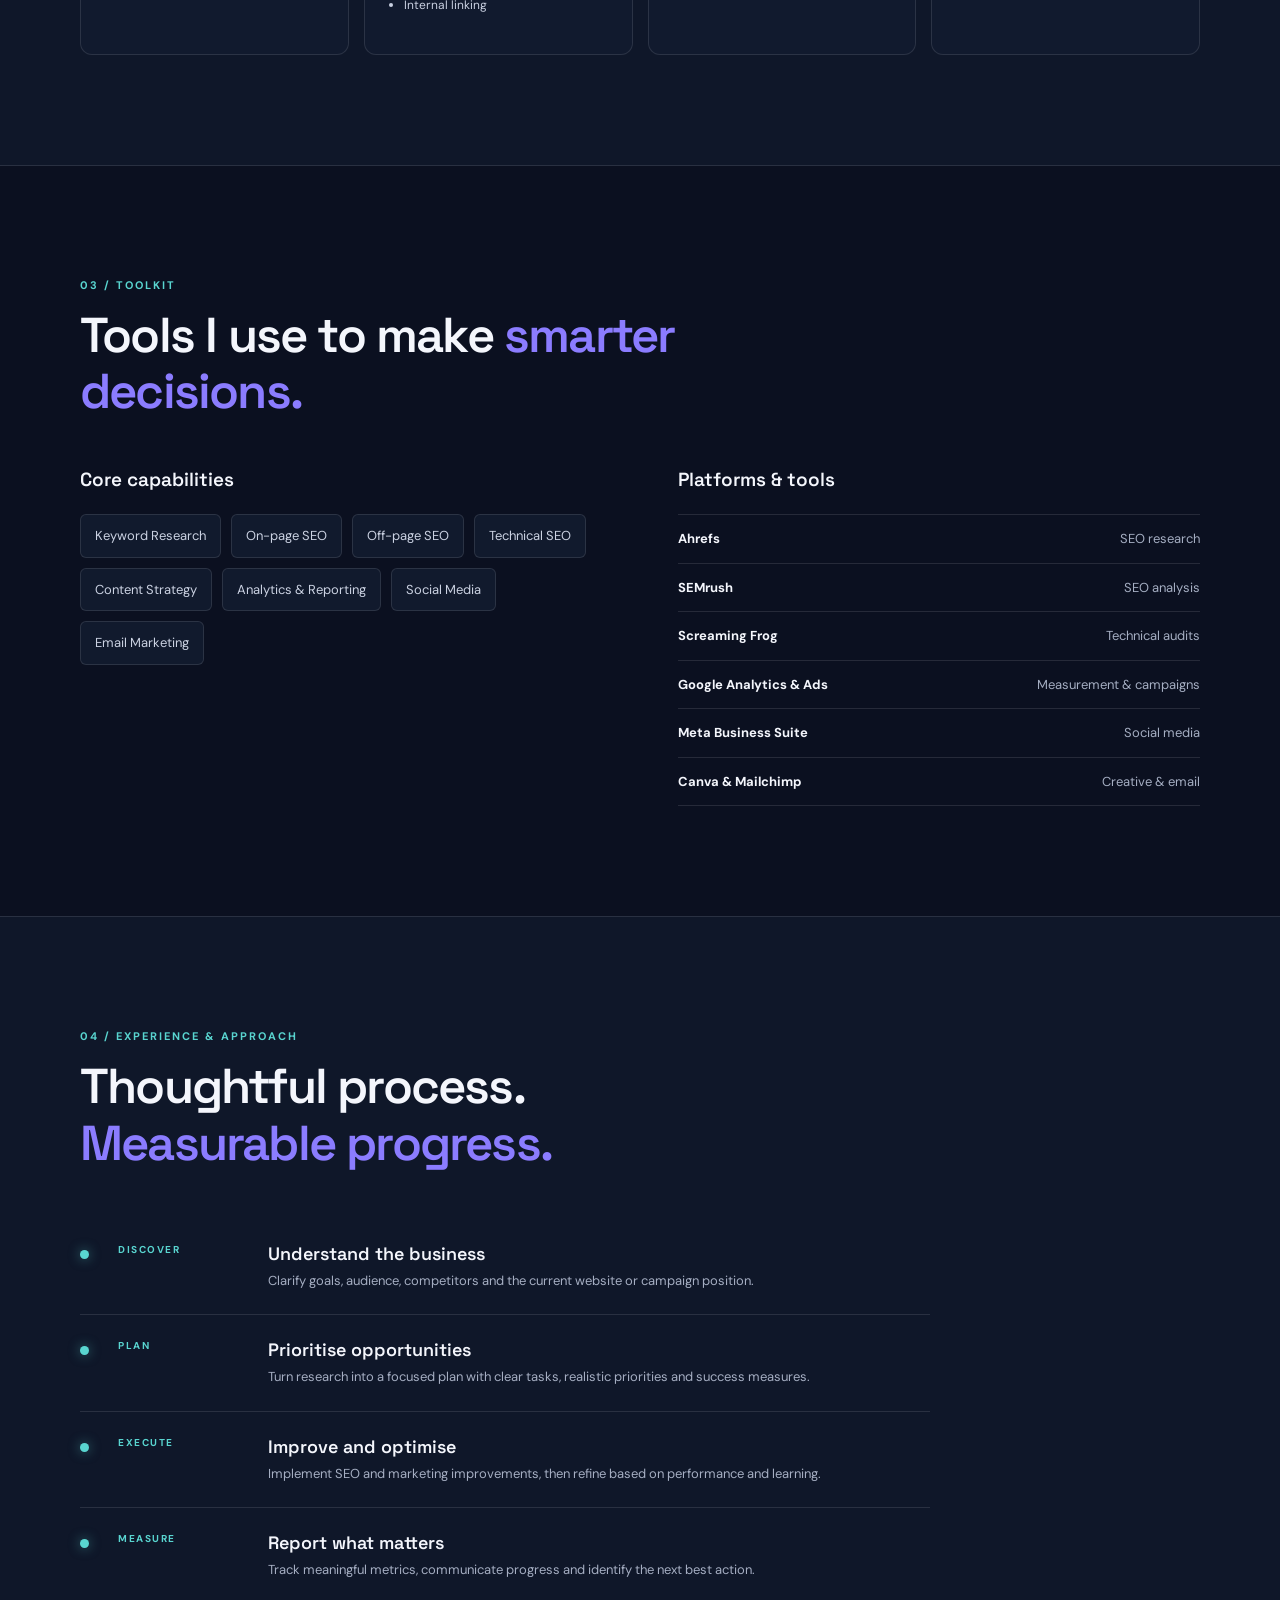
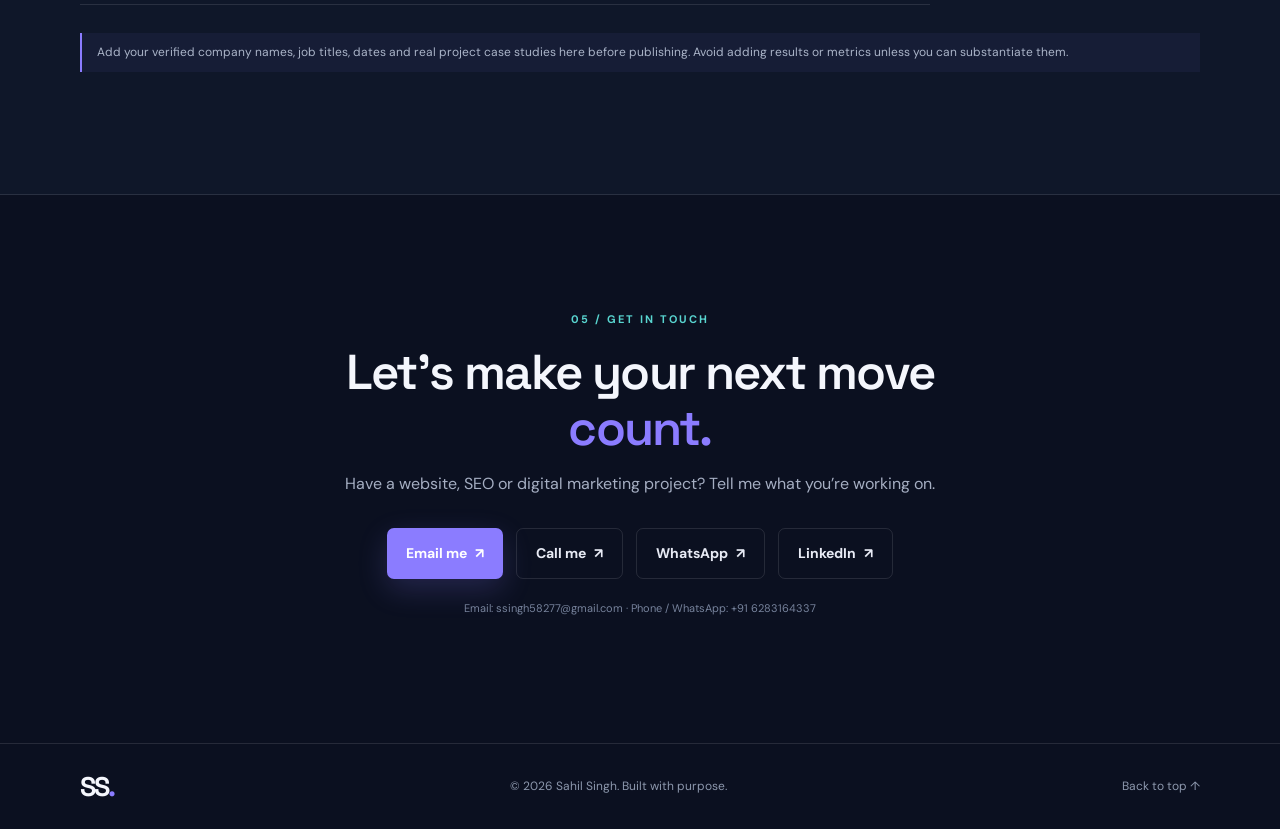
<file: ..index.html>
<!DOCTYPE html>
<html lang="en">
<head>
  <meta charset="UTF-8">
  <meta name="viewport" content="width=device-width, initial-scale=1.0">
  <meta name="description" content="Sahil Singh is an SEO and Digital Marketing Specialist with 4+ years of experience in technical SEO, on-page SEO, off-page SEO, content and lead generation.">
  <meta name="theme-color" content="#0b1020">
  <title>Sahil Singh | SEO Expert & Digital Marketing Specialist</title>
  <link rel="preconnect" href="https://fonts.googleapis.com">
  <link rel="preconnect" href="https://fonts.gstatic.com" crossorigin>
  <link href="https://fonts.googleapis.com/css2?family=DM+Sans:wght@400;500;600;700&family=Space+Grotesk:wght@500;600;700&display=swap" rel="stylesheet">
  <link rel="stylesheet" href="style.css">
</head>
<body>
  <header class="site-header">
    <nav class="nav container" aria-label="Main navigation">
      <a class="brand" href="#home">Sahil Singh<span>.</span></a>
      <button class="menu-toggle" id="menuToggle" aria-label="Open navigation" aria-expanded="false">☰</button>
      <div class="nav-links" id="navLinks">
        <a href="#about">About</a><a href="#services">Services</a><a href="#skills">Skills</a>
        <a href="#work">Experience</a><a href="#contact" class="nav-cta">Let's talk <span>↗</span></a>
      </div>
    </nav>
  </header>

  <main>
    <section class="hero container" id="home">
      <div class="hero-copy">
        <p class="eyebrow"><span class="status-dot"></span> SEO & DIGITAL MARKETING SPECIALIST</p>
        <h1>Helping brands get found, <span>chosen</span> and remembered.</h1>
        <p class="hero-text">I’m Sahil Singh, an SEO & Digital Marketing Specialist with 4+ years of experience helping businesses improve online visibility, attract the right audience and generate consistent leads.</p>
        <div class="hero-actions">
          <a class="button button-primary" href="#contact">Let’s work together <span>↗</span></a>
          <a class="button button-ghost" href="#work">Explore my work</a>
        </div>
        <div class="hero-meta"><span>4+ years experience</span><i></i><span>India</span><i></i><span>$6 USD / hour</span></div>
      </div>
      <div class="hero-visual">
        <div class="orbit orbit-one"></div><div class="orbit orbit-two"></div>
        <div class="profile-frame">
          <img src="assets/Sahil.jpeg" alt="Sahil Singh, SEO and Digital Marketing Specialist">
          <div class="photo-note">YOUR PHOTO<br><small>Replace profile-placeholder.svg</small></div>
        </div>
        <div class="float-card card-top"><span class="mini-icon">↗</span><div><strong>Organic growth</strong><small>Built with strategy</small></div></div>
        <div class="float-card card-bottom"><span class="mini-icon">◎</span><div><strong>Search visibility</strong><small>From clicks to customers</small></div></div>
      </div>
    </section>

    <section class="trust-strip"><div class="container trust-inner"><span>FOCUSED ON THE WORK THAT MOVES THE NEEDLE</span><b>SEO</b><b>CONTENT</b><b>ANALYTICS</b><b>PAID MEDIA</b></div></section>

    <section class="section container" id="about">
      <div class="section-heading"><p class="eyebrow">01 / ABOUT ME</p><h2>Digital marketing built around <span>real growth.</span></h2></div>
      <div class="profile-content">
        <p class="about-lead">Hi, I’m Sahil, a Digital Marketing and SEO Specialist focused on building practical, result-driven strategies. I work with businesses to improve search rankings, strengthen their online presence, and turn traffic into real conversions.</p>
        <p>I specialize in SEO (On-Page, Off-Page & Technical), AI Search Optimization, Social Media Marketing, Online Reputation Management, and content strategies — delivering data-driven solutions that turn traffic into quality leads and conversions.</p>
        <div class="profile-block">
          <h3>💼 Platforms I Work On</h3>
          <p>WordPress | Shopify | Webflow | Wix | Squarespace</p>
        </div>
        <div class="profile-block">
          <h3>📣 Marketing Tools</h3>
          <p>Ahrefs | SEMrush | Screaming Frog | Google Search Console | Google Analytics | Google Tag Manager | Meta Business Suite | Keyword Planner | Rank Math | Yoast | Canva | Figma</p>
        </div>
        <div class="profile-block">
          <h3>✅ Search Engine Optimization (SEO)</h3>
          <ul>
            <li>Advanced White Hat SEO (On-Page, Off-Page & Technical)</li>
            <li>Local SEO with Google My Business optimization and improved map visibility</li>
            <li>Keyword research based on search intent and competitor analysis</li>
            <li>Quality link building through relevant and trusted sources</li>
            <li>Fixing SEO issues and adapting strategies based on Google algorithm updates</li>
          </ul>
        </div>
        <div class="profile-block">
          <h3>✅ Lead Generation & Conversion Optimization</h3>
          <ul>
            <li>Strategy to attract high-quality leads</li>
            <li>Landing page and funnel optimization</li>
            <li>Improving conversion rates through user-focused changes</li>
          </ul>
        </div>
        <div class="profile-block">
          <h3>✅ Social Media Marketing (SMM & SMO)</h3>
          <ul>
            <li>Organic Growth Strategies (Facebook, Instagram, YouTube, LinkedIn, Pinterest, Medium, Reddit)</li>
            <li>Profile optimization and content planning</li>
            <li>Organic growth strategies</li>
            <li>Audience engagement and brand visibility</li>
          </ul>
        </div>
        <div class="profile-block">
          <h3>✅ Online Reputation Management (ORM)</h3>
          <ul>
            <li>Managing and improving negative search results</li>
            <li>Building positive reviews and strengthening brand reputation</li>
            <li>Creating and promoting positive content for better online visibility</li>
          </ul>
        </div>
        <div class="profile-block">
          <h3>✅ Content & Graphic Marketing</h3>
          <ul>
            <li>SEO-optimized blog writing, copywriting and landing pages</li>
            <li>Infographics, banners and ad creatives for social and web</li>
            <li>Conversion-focused landing page optimization</li>
          </ul>
        </div>
        <div class="profile-block why-me">
          <h3>Why Choose Me</h3>
          <ul>
            <li>4+ years of hands-on experience in SEO & Digital Marketing</li>
            <li>Strong focus on SEO, AI Search Optimization & Lead Generation</li>
            <li>Use of ethical, white-hat strategies for long-term results</li>
            <li>Clear communication with regular updates and reporting</li>
            <li>Focus on quality traffic, leads and conversions</li>
            <li>Reliable, responsive and easy to work with</li>
          </ul>
        </div>
      </div>
    </section>

    <section class="section section-tint" id="services">
      <div class="container">
        <div class="section-heading"><p class="eyebrow">02 / WHAT I DO</p><h2>Services built around <span>growth.</span></h2><p class="section-intro">A practical mix of strategy and execution to strengthen your digital presence.</p></div>
        <div class="service-grid">
          <article class="service-card"><div class="service-icon">⌕</div><p class="card-index">01</p><h3>SEO Strategy</h3><p>Keyword research, search intent mapping and an actionable roadmap to improve organic visibility.</p><ul><li>Keyword research</li><li>Competitor analysis</li><li>SEO planning</li></ul></article>
          <article class="service-card"><div class="service-icon">↗</div><p class="card-index">02</p><h3>On-page & Technical SEO</h3><p>Optimising website structure and content so search engines and people can understand it.</p><ul><li>On-page optimisation</li><li>Technical audits</li><li>Internal linking</li></ul></article>
          <article class="service-card"><div class="service-icon">✳</div><p class="card-index">03</p><h3>Content & Off-page SEO</h3><p>Building topical relevance and authority with helpful content and thoughtful outreach.</p><ul><li>Content optimisation</li><li>Link building</li><li>Content briefs</li></ul></article>
          <article class="service-card"><div class="service-icon">▥</div><p class="card-index">04</p><h3>Digital Marketing</h3><p>Supporting campaigns across social media, email and paid channels with clear goals.</p><ul><li>Social media strategy</li><li>Email marketing</li><li>Campaign reporting</li></ul></article>
        </div>
      </div>
    </section>

    <section class="section container" id="skills">
      <div class="section-heading"><p class="eyebrow">03 / TOOLKIT</p><h2>Tools I use to make <span>smarter decisions.</span></h2></div>
      <div class="skills-layout">
        <div><h3>Core capabilities</h3><div class="skill-pills"><span>Keyword Research</span><span>On-page SEO</span><span>Off-page SEO</span><span>Technical SEO</span><span>Content Strategy</span><span>Analytics & Reporting</span><span>Social Media</span><span>Email Marketing</span></div></div>
        <div><h3>Platforms & tools</h3><div class="tool-list"><div><b>Ahrefs</b><span>SEO research</span></div><div><b>SEMrush</b><span>SEO analysis</span></div><div><b>Screaming Frog</b><span>Technical audits</span></div><div><b>Google Analytics & Ads</b><span>Measurement & campaigns</span></div><div><b>Meta Business Suite</b><span>Social media</span></div><div><b>Canva & Mailchimp</b><span>Creative & email</span></div></div></div>
      </div>
    </section>

    <section class="section section-tint" id="work">
      <div class="container">
        <div class="section-heading"><p class="eyebrow">04 / EXPERIENCE & APPROACH</p><h2>Thoughtful process. <span>Measurable progress.</span></h2></div>
        <div class="timeline">
          <div class="timeline-item"><span class="timeline-dot"></span><p class="timeline-label">DISCOVER</p><div><h3>Understand the business</h3><p>Clarify goals, audience, competitors and the current website or campaign position.</p></div></div>
          <div class="timeline-item"><span class="timeline-dot"></span><p class="timeline-label">PLAN</p><div><h3>Prioritise opportunities</h3><p>Turn research into a focused plan with clear tasks, realistic priorities and success measures.</p></div></div>
          <div class="timeline-item"><span class="timeline-dot"></span><p class="timeline-label">EXECUTE</p><div><h3>Improve and optimise</h3><p>Implement SEO and marketing improvements, then refine based on performance and learning.</p></div></div>
          <div class="timeline-item"><span class="timeline-dot"></span><p class="timeline-label">MEASURE</p><div><h3>Report what matters</h3><p>Track meaningful metrics, communicate progress and identify the next best action.</p></div></div>
        </div>
        <p class="notice">Add your verified company names, job titles, dates and real project case studies here before publishing. Avoid adding results or metrics unless you can substantiate them.</p>
      </div>
    </section>

    <section class="contact-section container" id="contact">
      <p class="eyebrow">05 / GET IN TOUCH</p><h2>Let’s make your next move <span>count.</span></h2>
      <p>Have a website, SEO or digital marketing project? Tell me what you’re working on.</p>
      <div class="contact-actions"><a class="button button-primary" href="mailto:ssingh58277@gmail.com">Email me <span>↗</span></a><a class="button button-ghost" href="tel:+916283164337">Call me <span>↗</span></a><a class="button button-ghost" href="https://wa.me/916283164337" target="_blank" rel="noreferrer">WhatsApp <span>↗</span></a><a class="button button-ghost" href="https://www.linkedin.com/in/sahil-singh-b0086a233" target="_blank" rel="noreferrer">LinkedIn <span>↗</span></a></div>
      <p class="contact-note">Email: ssingh58277@gmail.com · Phone / WhatsApp: +91 6283164337</p>
    </section>
  </main>
  <footer><div class="container footer-inner"><a class="brand" href="#home">SS<span>.</span></a><p>© <span id="year"></span> Sahil Singh. Built with purpose.</p><a href="#home">Back to top ↑</a></div></footer>
  <script src="script.js"></script>
</body>
</html>
</file>
<file: style.css>
:root{--bg:#0b1020;--panel:#111a2e;--panel2:#0f1729;--text:#f4f6fc;--muted:#a5aec2;--accent:#8b7cff;--cyan:#59d5d0;--line:rgba(255,255,255,.11);--font:'DM Sans',sans-serif;--display:'Space Grotesk',sans-serif}
*{box-sizing:border-box}html{scroll-behavior:smooth;scroll-padding-top:90px}body{margin:0;background:var(--bg);color:var(--text);font-family:var(--font);line-height:1.65}a{color:inherit;text-decoration:none}.container{width:min(1120px,calc(100% - 48px));margin:auto}.site-header{position:sticky;top:0;z-index:10;background:rgba(11,16,32,.88);backdrop-filter:blur(16px);border-bottom:1px solid var(--line)}.nav{height:76px;display:flex;align-items:center;justify-content:space-between}.brand{font:700 27px var(--display);letter-spacing:-2px}.brand span,.hero h1 span,.section-heading h2 span,.contact-section h2 span{color:var(--accent)}.nav-links{display:flex;align-items:center;gap:34px;color:#c3cad9;font-size:14px}.nav-links a:hover,.text-link:hover{color:var(--cyan)}.nav-cta{border:1px solid var(--line);padding:9px 15px;border-radius:7px;color:white}.nav-cta span,.button span{margin-left:8px}.menu-toggle{display:none;background:none;border:0;color:white;font-size:25px}
.hero{min-height:650px;display:grid;grid-template-columns:1.12fr .88fr;align-items:center;gap:40px;padding-top:55px;padding-bottom:80px}.eyebrow{font-size:11px;letter-spacing:2px;font-weight:700;color:var(--cyan)}.status-dot{display:inline-block;width:7px;height:7px;border-radius:50%;background:var(--cyan);margin-right:9px;box-shadow:0 0 12px var(--cyan)}h1,h2,h3,p{margin-top:0}.hero h1{font:600 clamp(44px,6vw,70px)/1.08 var(--display);letter-spacing:-3px;margin:20px 0}.hero-text{font-size:17px;color:var(--muted);max-width:570px}.hero-actions,.contact-actions{display:flex;gap:13px;flex-wrap:wrap;margin-top:30px}.button{display:inline-flex;align-items:center;justify-content:center;padding:13px 19px;border-radius:7px;font-weight:700;font-size:14px;transition:.2s}.button:hover{transform:translateY(-2px)}.button-primary{background:var(--accent);color:white;box-shadow:0 10px 30px rgba(139,124,255,.2)}.button-ghost{border:1px solid var(--line);color:#e8ebf5}.hero-meta{display:flex;gap:14px;align-items:center;margin-top:45px;color:#8994aa;font-size:12px}.hero-meta i{width:3px;height:3px;background:var(--cyan);border-radius:50%}
.hero-visual{height:460px;position:relative;display:grid;place-items:center}.orbit{position:absolute;border:1px solid rgba(139,124,255,.22);border-radius:50%;width:390px;height:390px}.orbit-two{width:320px;height:320px;border-color:rgba(89,213,208,.2)}.profile-frame{position:relative;width:285px;height:350px;border-radius:145px 145px 24px 24px;overflow:hidden;border:1px solid rgba(255,255,255,.2);background:linear-gradient(145deg,#242b4b,#10182a);box-shadow:0 25px 90px rgba(0,0,0,.4)}.profile-frame img{width:100%;height:100%;object-fit:cover;opacity:.62}.photo-note{position:absolute;bottom:25px;left:0;right:0;text-align:center;font:700 13px var(--display);letter-spacing:2px;color:white;text-shadow:0 2px 8px #000}.photo-note small{font:400 10px var(--font);letter-spacing:0;color:#d1d6e5}.float-card{position:absolute;display:flex;gap:12px;align-items:center;background:#17223a;border:1px solid var(--line);padding:13px 16px;border-radius:10px;box-shadow:0 14px 40px #050914}.float-card strong,.float-card small{display:block}.float-card strong{font-size:12px}.float-card small{font-size:10px;color:var(--muted)}.card-top{top:65px;right:-5px}.card-bottom{bottom:55px;left:-10px}.mini-icon{display:grid;place-items:center;width:34px;height:34px;border-radius:8px;background:rgba(139,124,255,.2);color:var(--cyan);font-size:20px}
.trust-strip{border-block:1px solid var(--line);background:#0e1527}.trust-inner{min-height:85px;display:flex;align-items:center;justify-content:space-between;gap:20px;flex-wrap:wrap}.trust-inner span{font-size:10px;letter-spacing:1.5px;color:#7f8ba4}.trust-inner b{font:600 13px var(--display);color:#c6cce0;letter-spacing:1px}
.section{padding-top:110px;padding-bottom:110px}.section-heading{max-width:690px;margin-bottom:48px}.section-heading h2,.contact-section h2{font:600 clamp(34px,4vw,49px)/1.15 var(--display);letter-spacing:-1.8px;margin:13px 0}.section-intro{color:var(--muted);max-width:550px}.about-grid{display:grid;grid-template-columns:1fr 1fr;gap:80px}.about-lead{font:500 27px/1.4 var(--display);color:#e7eaff}.about-detail{color:var(--muted);font-size:15px}.text-link{display:inline-block;color:var(--cyan);font-weight:700;margin-top:10px}
.section-tint{background:var(--panel2);border-block:1px solid var(--line)}.service-grid{display:grid;grid-template-columns:repeat(4,1fr);gap:15px}.service-card{position:relative;padding:25px 22px;background:var(--panel);border:1px solid var(--line);border-radius:12px;min-height:330px;transition:.25s}.service-card:hover{transform:translateY(-5px);border-color:rgba(139,124,255,.6)}.service-icon{font-size:26px;color:var(--cyan)}.card-index{position:absolute;right:22px;top:25px;color:#68748e;font-size:11px}.service-card h3{font:600 19px var(--display);margin:22px 0 10px}.service-card p:not(.card-index){font-size:13px;color:var(--muted)}.service-card ul{padding-left:17px;color:#c9d0e1;font-size:12px;line-height:2}
.skills-layout{display:grid;grid-template-columns:1fr 1fr;gap:75px}.skills-layout h3{font:600 19px var(--display);margin-bottom:22px}.skill-pills{display:flex;gap:10px;flex-wrap:wrap}.skill-pills span{padding:10px 14px;border:1px solid var(--line);border-radius:6px;background:#111a2d;color:#cbd2e2;font-size:13px}.tool-list{border-top:1px solid var(--line)}.tool-list div{display:flex;justify-content:space-between;gap:12px;padding:13px 0;border-bottom:1px solid var(--line);font-size:13px}.tool-list span{color:var(--muted)}
.timeline{max-width:850px}.timeline-item{display:grid;grid-template-columns:18px 130px 1fr;gap:20px;padding:23px 0;border-bottom:1px solid var(--line);position:relative}.timeline-dot{width:9px;height:9px;border-radius:50%;background:var(--cyan);margin-top:8px;box-shadow:0 0 12px rgba(89,213,208,.5)}.timeline-label{font-size:10px;letter-spacing:1.5px;color:var(--cyan);font-weight:700}.timeline-item h3{font:600 18px var(--display);margin-bottom:5px}.timeline-item p:last-child{color:var(--muted);font-size:13px;margin-bottom:0}.notice{margin-top:28px;color:#aab4c8;font-size:12px;border-left:2px solid var(--accent);padding:10px 15px;background:rgba(139,124,255,.06)}
.contact-section{padding-top:115px;padding-bottom:115px;text-align:center}.contact-section h2{max-width:700px;margin:15px auto}.contact-section>p:not(.eyebrow):not(.contact-note){color:var(--muted)}.contact-actions{justify-content:center}.contact-note{font-size:11px;color:#77839c;margin-top:20px}footer{border-top:1px solid var(--line)}.footer-inner{min-height:85px;display:flex;align-items:center;justify-content:space-between;gap:20px}.footer-inner p,.footer-inner>a:last-child{font-size:12px;color:#8d98ad;margin:0}
@media(max-width:900px){.service-grid{grid-template-columns:repeat(2,1fr)}.hero{gap:10px}.card-top{right:0}.about-grid{gap:35px}}
@media(max-width:680px){.container{width:min(100% - 34px,1120px)}.nav{height:66px}.menu-toggle{display:block}.nav-links{display:none;position:absolute;top:66px;left:0;right:0;padding:20px 24px 25px;background:#10182a;border-bottom:1px solid var(--line);flex-direction:column;align-items:flex-start;gap:18px}.nav-links.open{display:flex}.hero{grid-template-columns:1fr;padding-top:65px;padding-bottom:45px}.hero h1{font-size:47px;letter-spacing:-2px}.hero-visual{height:400px;margin-top:20px}.profile-frame{width:245px;height:310px}.orbit{width:330px;height:330px}.orbit-two{width:270px;height:270px}.card-top{top:45px;right:-3px}.card-bottom{bottom:35px;left:-2px}.trust-inner{padding:20px 0;justify-content:center}.trust-inner span{width:100%;text-align:center}.section{padding-top:75px;padding-bottom:75px}.about-grid,.skills-layout{grid-template-columns:1fr;gap:25px}.service-grid{grid-template-columns:1fr}.service-card{min-height:auto}.timeline-item{grid-template-columns:14px 85px 1fr;gap:12px}.timeline-item h3{font-size:16px}.footer-inner{padding:20px 0;flex-wrap:wrap}.footer-inner p{order:3;width:100%}}

/* Detailed profile content added from Sahil's supplied profile screenshot */
.profile-content{max-width:900px;color:var(--muted);font-size:14px}
.profile-content>.about-lead{font:500 21px/1.55 var(--display);color:#e7eaff;max-width:850px}
.profile-block{margin-top:27px}
.profile-block h3{font:600 16px var(--display);color:#f0f2fb;margin-bottom:8px}
.profile-block p{margin-bottom:0}
.profile-block ul{margin:7px 0 0;padding-left:20px}
.profile-block li{padding:2px 0}
.why-me{padding:22px 24px;border:1px solid var(--line);border-radius:10px;background:rgba(139,124,255,.05)}
@media(max-width:680px){.profile-content>.about-lead{font-size:18px}.profile-block{margin-top:23px}}
</file>
<file: seo-portfolio/style.css>
:root{--bg:#0b1020;--panel:#111a2e;--panel2:#0f1729;--text:#f4f6fc;--muted:#a5aec2;--accent:#8b7cff;--cyan:#59d5d0;--line:rgba(255,255,255,.11);--font:'DM Sans',sans-serif;--display:'Space Grotesk',sans-serif}
*{box-sizing:border-box}html{scroll-behavior:smooth;scroll-padding-top:90px}body{margin:0;background:var(--bg);color:var(--text);font-family:var(--font);line-height:1.65}a{color:inherit;text-decoration:none}.container{width:min(1120px,calc(100% - 48px));margin:auto}.site-header{position:sticky;top:0;z-index:10;background:rgba(11,16,32,.88);backdrop-filter:blur(16px);border-bottom:1px solid var(--line)}.nav{height:76px;display:flex;align-items:center;justify-content:space-between}.brand{font:700 27px var(--display);letter-spacing:-2px}.brand span,.hero h1 span,.section-heading h2 span,.contact-section h2 span{color:var(--accent)}.nav-links{display:flex;align-items:center;gap:34px;color:#c3cad9;font-size:14px}.nav-links a:hover,.text-link:hover{color:var(--cyan)}.nav-cta{border:1px solid var(--line);padding:9px 15px;border-radius:7px;color:white}.nav-cta span,.button span{margin-left:8px}.menu-toggle{display:none;background:none;border:0;color:white;font-size:25px}
.hero{min-height:650px;display:grid;grid-template-columns:1.12fr .88fr;align-items:center;gap:40px;padding-top:55px;padding-bottom:80px}.eyebrow{font-size:11px;letter-spacing:2px;font-weight:700;color:var(--cyan)}.status-dot{display:inline-block;width:7px;height:7px;border-radius:50%;background:var(--cyan);margin-right:9px;box-shadow:0 0 12px var(--cyan)}h1,h2,h3,p{margin-top:0}.hero h1{font:600 clamp(44px,6vw,70px)/1.08 var(--display);letter-spacing:-3px;margin:20px 0}.hero-text{font-size:17px;color:var(--muted);max-width:570px}.hero-actions,.contact-actions{display:flex;gap:13px;flex-wrap:wrap;margin-top:30px}.button{display:inline-flex;align-items:center;justify-content:center;padding:13px 19px;border-radius:7px;font-weight:700;font-size:14px;transition:.2s}.button:hover{transform:translateY(-2px)}.button-primary{background:var(--accent);color:white;box-shadow:0 10px 30px rgba(139,124,255,.2)}.button-ghost{border:1px solid var(--line);color:#e8ebf5}.hero-meta{display:flex;gap:14px;align-items:center;margin-top:45px;color:#8994aa;font-size:12px}.hero-meta i{width:3px;height:3px;background:var(--cyan);border-radius:50%}
.hero-visual{height:460px;position:relative;display:grid;place-items:center}.orbit{position:absolute;border:1px solid rgba(139,124,255,.22);border-radius:50%;width:390px;height:390px}.orbit-two{width:320px;height:320px;border-color:rgba(89,213,208,.2)}.profile-frame{position:relative;width:285px;height:350px;border-radius:145px 145px 24px 24px;overflow:hidden;border:1px solid rgba(255,255,255,.2);background:linear-gradient(145deg,#242b4b,#10182a);box-shadow:0 25px 90px rgba(0,0,0,.4)}.profile-frame img{width:100%;height:100%;object-fit:cover;opacity:.62}.photo-note{position:absolute;bottom:25px;left:0;right:0;text-align:center;font:700 13px var(--display);letter-spacing:2px;color:white;text-shadow:0 2px 8px #000}.photo-note small{font:400 10px var(--font);letter-spacing:0;color:#d1d6e5}.float-card{position:absolute;display:flex;gap:12px;align-items:center;background:#17223a;border:1px solid var(--line);padding:13px 16px;border-radius:10px;box-shadow:0 14px 40px #050914}.float-card strong,.float-card small{display:block}.float-card strong{font-size:12px}.float-card small{font-size:10px;color:var(--muted)}.card-top{top:65px;right:-5px}.card-bottom{bottom:55px;left:-10px}.mini-icon{display:grid;place-items:center;width:34px;height:34px;border-radius:8px;background:rgba(139,124,255,.2);color:var(--cyan);font-size:20px}
.trust-strip{border-block:1px solid var(--line);background:#0e1527}.trust-inner{min-height:85px;display:flex;align-items:center;justify-content:space-between;gap:20px;flex-wrap:wrap}.trust-inner span{font-size:10px;letter-spacing:1.5px;color:#7f8ba4}.trust-inner b{font:600 13px var(--display);color:#c6cce0;letter-spacing:1px}
.section{padding-top:110px;padding-bottom:110px}.section-heading{max-width:690px;margin-bottom:48px}.section-heading h2,.contact-section h2{font:600 clamp(34px,4vw,49px)/1.15 var(--display);letter-spacing:-1.8px;margin:13px 0}.section-intro{color:var(--muted);max-width:550px}.about-grid{display:grid;grid-template-columns:1fr 1fr;gap:80px}.about-lead{font:500 27px/1.4 var(--display);color:#e7eaff}.about-detail{color:var(--muted);font-size:15px}.text-link{display:inline-block;color:var(--cyan);font-weight:700;margin-top:10px}
.section-tint{background:var(--panel2);border-block:1px solid var(--line)}.service-grid{display:grid;grid-template-columns:repeat(4,1fr);gap:15px}.service-card{position:relative;padding:25px 22px;background:var(--panel);border:1px solid var(--line);border-radius:12px;min-height:330px;transition:.25s}.service-card:hover{transform:translateY(-5px);border-color:rgba(139,124,255,.6)}.service-icon{font-size:26px;color:var(--cyan)}.card-index{position:absolute;right:22px;top:25px;color:#68748e;font-size:11px}.service-card h3{font:600 19px var(--display);margin:22px 0 10px}.service-card p:not(.card-index){font-size:13px;color:var(--muted)}.service-card ul{padding-left:17px;color:#c9d0e1;font-size:12px;line-height:2}
.skills-layout{display:grid;grid-template-columns:1fr 1fr;gap:75px}.skills-layout h3{font:600 19px var(--display);margin-bottom:22px}.skill-pills{display:flex;gap:10px;flex-wrap:wrap}.skill-pills span{padding:10px 14px;border:1px solid var(--line);border-radius:6px;background:#111a2d;color:#cbd2e2;font-size:13px}.tool-list{border-top:1px solid var(--line)}.tool-list div{display:flex;justify-content:space-between;gap:12px;padding:13px 0;border-bottom:1px solid var(--line);font-size:13px}.tool-list span{color:var(--muted)}
.timeline{max-width:850px}.timeline-item{display:grid;grid-template-columns:18px 130px 1fr;gap:20px;padding:23px 0;border-bottom:1px solid var(--line);position:relative}.timeline-dot{width:9px;height:9px;border-radius:50%;background:var(--cyan);margin-top:8px;box-shadow:0 0 12px rgba(89,213,208,.5)}.timeline-label{font-size:10px;letter-spacing:1.5px;color:var(--cyan);font-weight:700}.timeline-item h3{font:600 18px var(--display);margin-bottom:5px}.timeline-item p:last-child{color:var(--muted);font-size:13px;margin-bottom:0}.notice{margin-top:28px;color:#aab4c8;font-size:12px;border-left:2px solid var(--accent);padding:10px 15px;background:rgba(139,124,255,.06)}
.contact-section{padding-top:115px;padding-bottom:115px;text-align:center}.contact-section h2{max-width:700px;margin:15px auto}.contact-section>p:not(.eyebrow):not(.contact-note){color:var(--muted)}.contact-actions{justify-content:center}.contact-note{font-size:11px;color:#77839c;margin-top:20px}footer{border-top:1px solid var(--line)}.footer-inner{min-height:85px;display:flex;align-items:center;justify-content:space-between;gap:20px}.footer-inner p,.footer-inner>a:last-child{font-size:12px;color:#8d98ad;margin:0}
@media(max-width:900px){.service-grid{grid-template-columns:repeat(2,1fr)}.hero{gap:10px}.card-top{right:0}.about-grid{gap:35px}}
@media(max-width:680px){.container{width:min(100% - 34px,1120px)}.nav{height:66px}.menu-toggle{display:block}.nav-links{display:none;position:absolute;top:66px;left:0;right:0;padding:20px 24px 25px;background:#10182a;border-bottom:1px solid var(--line);flex-direction:column;align-items:flex-start;gap:18px}.nav-links.open{display:flex}.hero{grid-template-columns:1fr;padding-top:65px;padding-bottom:45px}.hero h1{font-size:47px;letter-spacing:-2px}.hero-visual{height:400px;margin-top:20px}.profile-frame{width:245px;height:310px}.orbit{width:330px;height:330px}.orbit-two{width:270px;height:270px}.card-top{top:45px;right:-3px}.card-bottom{bottom:35px;left:-2px}.trust-inner{padding:20px 0;justify-content:center}.trust-inner span{width:100%;text-align:center}.section{padding-top:75px;padding-bottom:75px}.about-grid,.skills-layout{grid-template-columns:1fr;gap:25px}.service-grid{grid-template-columns:1fr}.service-card{min-height:auto}.timeline-item{grid-template-columns:14px 85px 1fr;gap:12px}.timeline-item h3{font-size:16px}.footer-inner{padding:20px 0;flex-wrap:wrap}.footer-inner p{order:3;width:100%}}

/* Detailed profile content added from Sahil's supplied profile screenshot */
.profile-content{max-width:900px;color:var(--muted);font-size:14px}
.profile-content>.about-lead{font:500 21px/1.55 var(--display);color:#e7eaff;max-width:850px}
.profile-block{margin-top:27px}
.profile-block h3{font:600 16px var(--display);color:#f0f2fb;margin-bottom:8px}
.profile-block p{margin-bottom:0}
.profile-block ul{margin:7px 0 0;padding-left:20px}
.profile-block li{padding:2px 0}
.why-me{padding:22px 24px;border:1px solid var(--line);border-radius:10px;background:rgba(139,124,255,.05)}
@media(max-width:680px){.profile-content>.about-lead{font-size:18px}.profile-block{margin-top:23px}}
</file>
